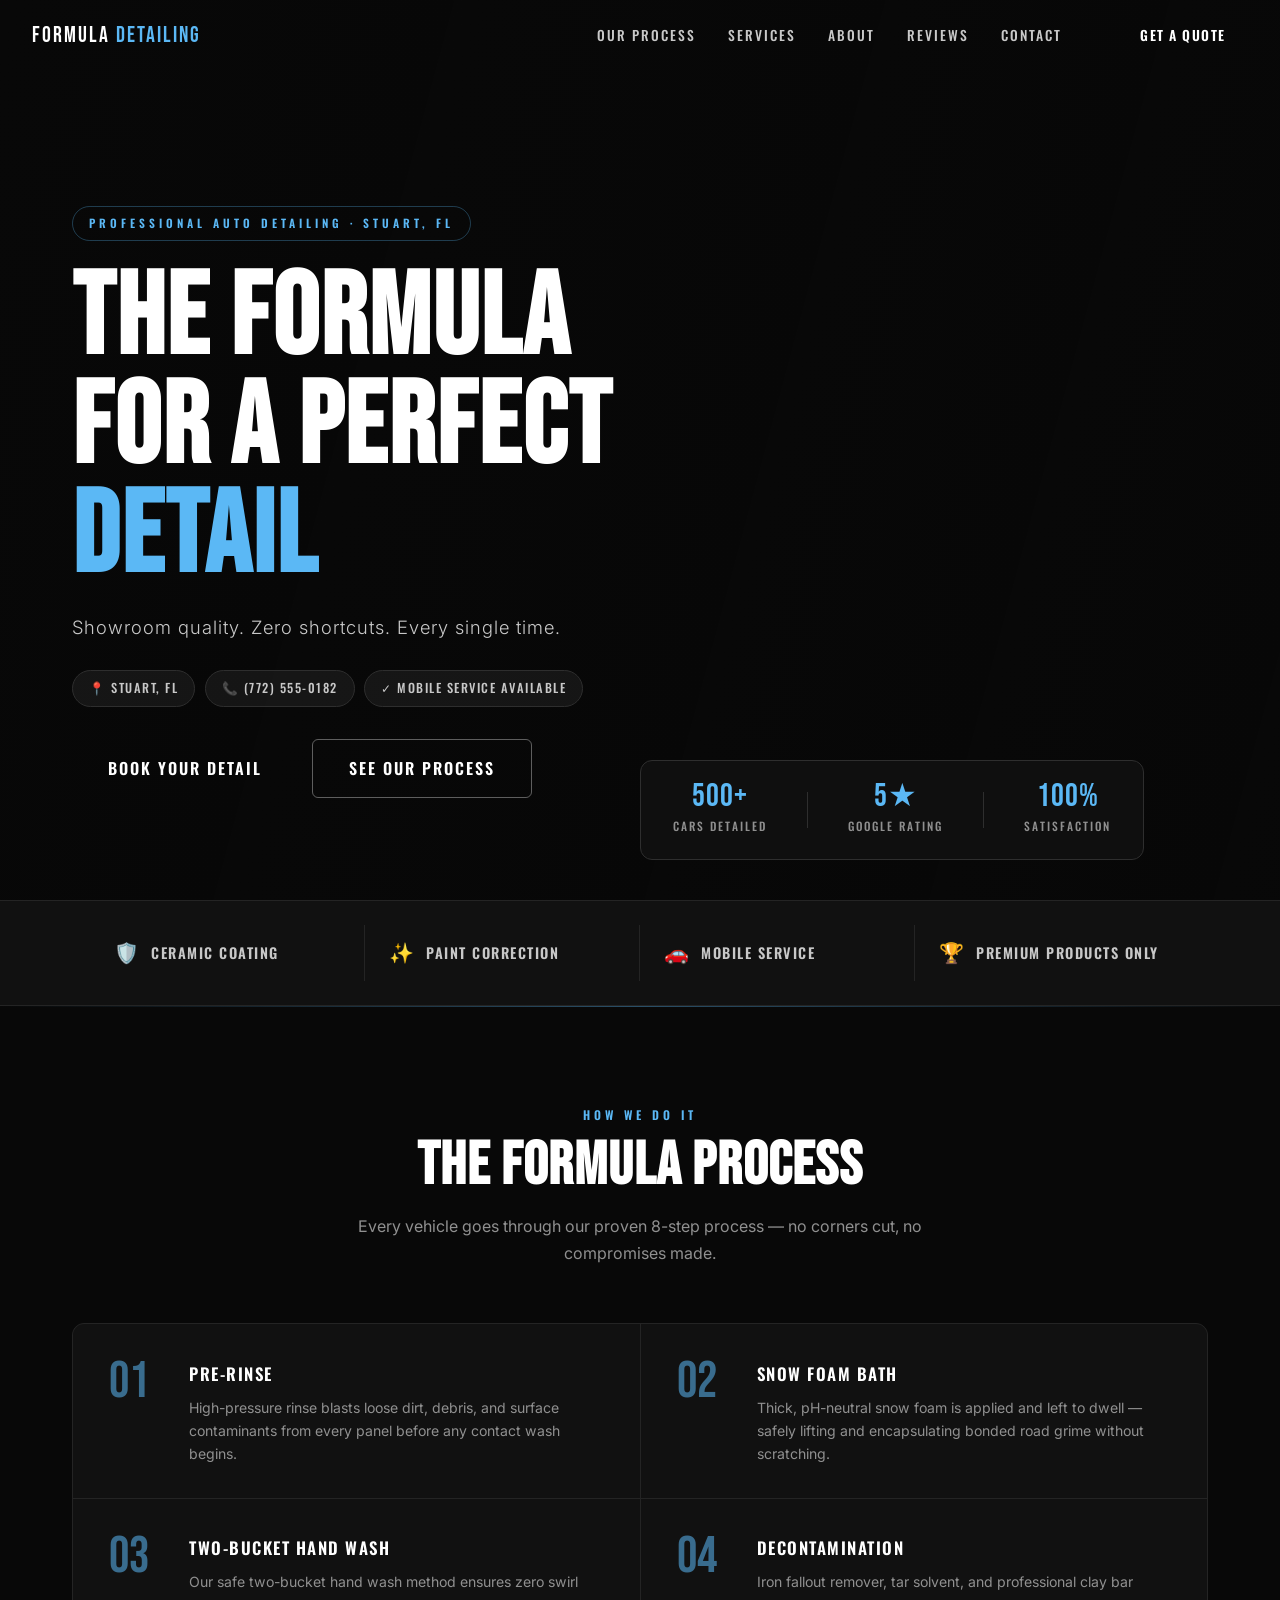
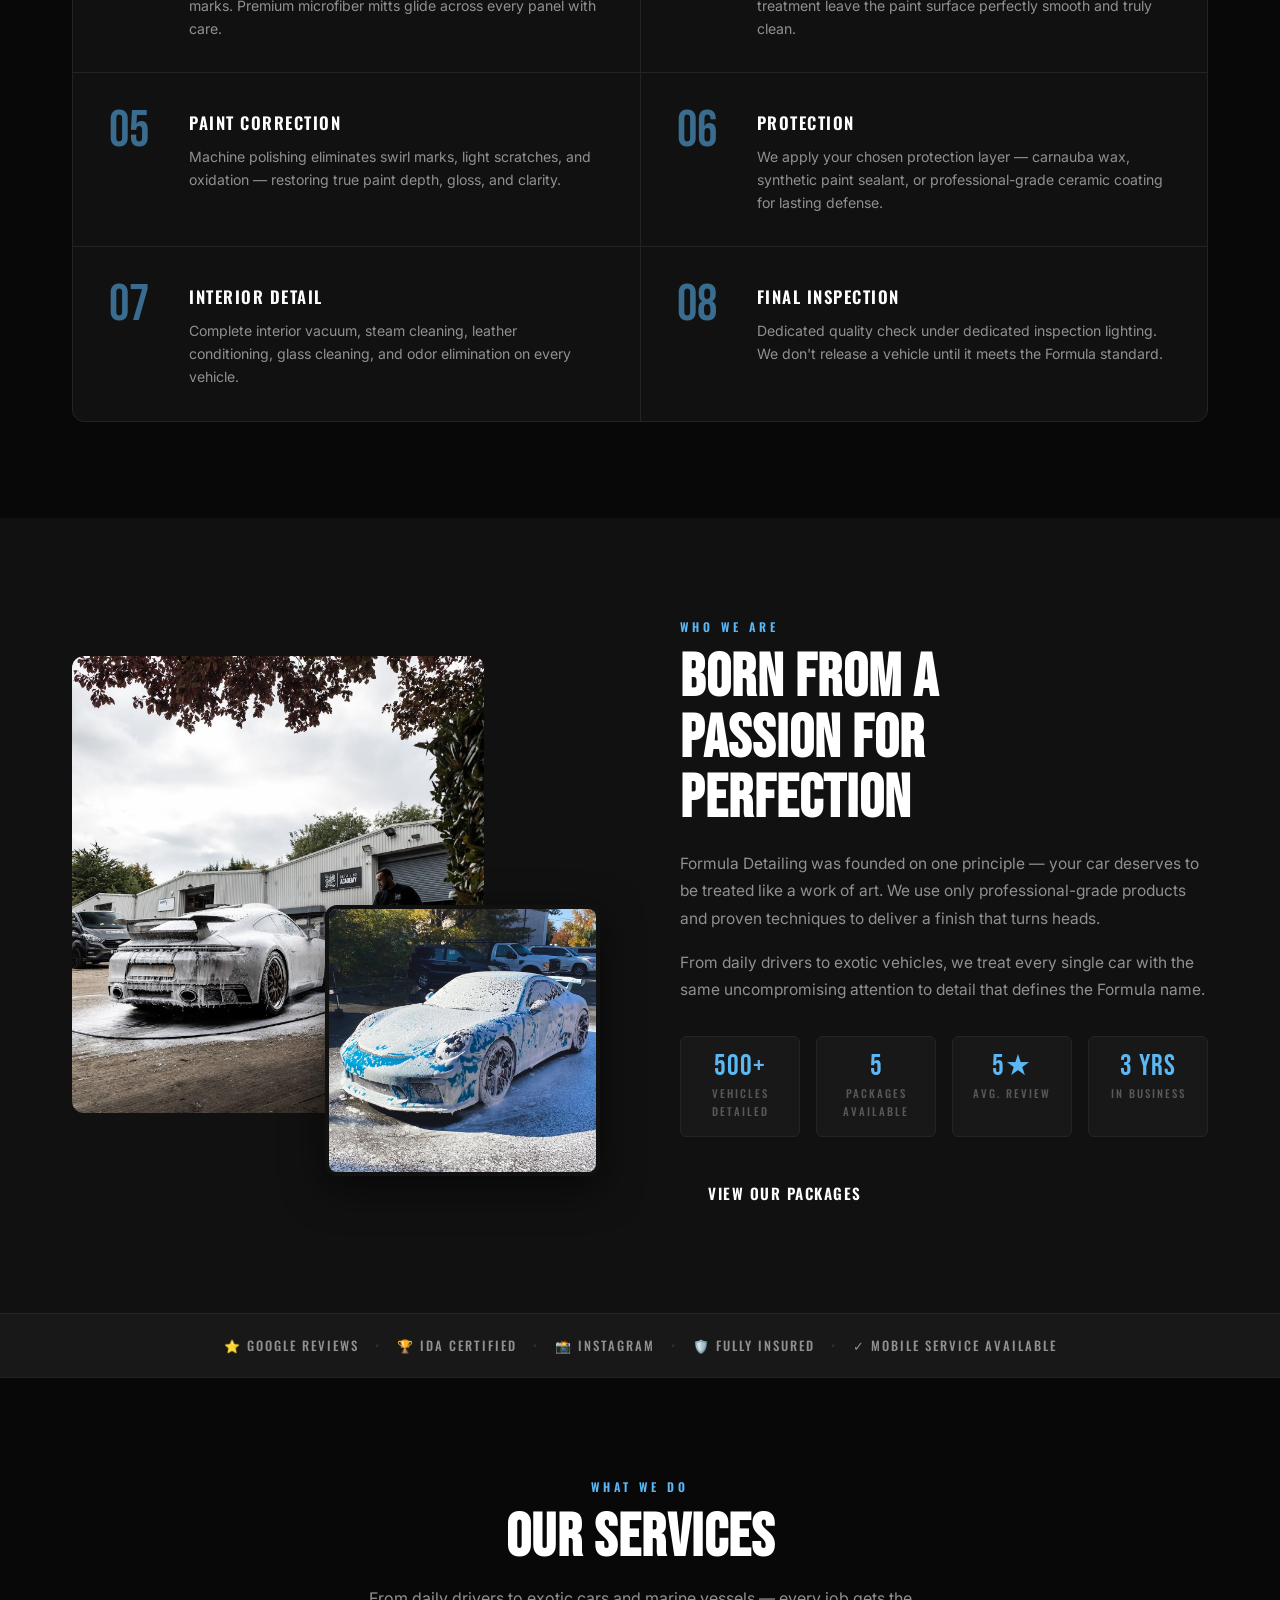
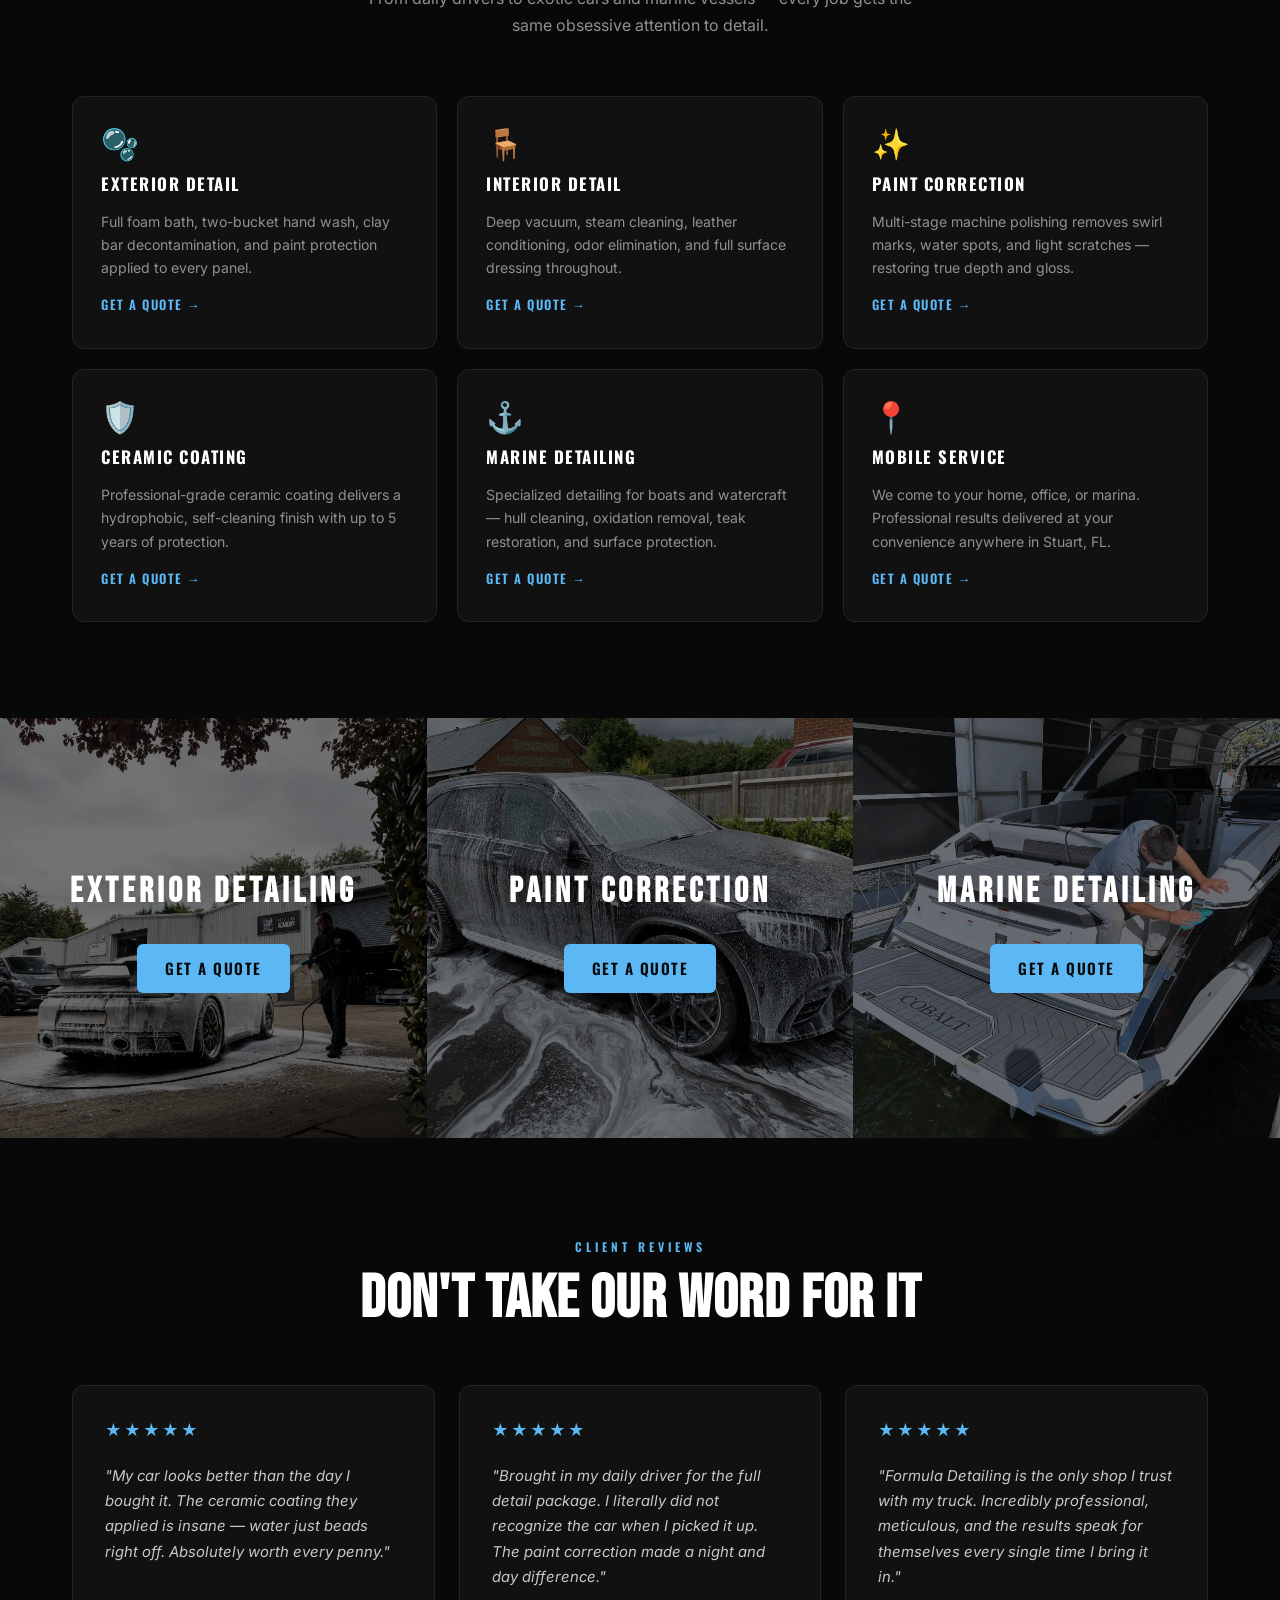
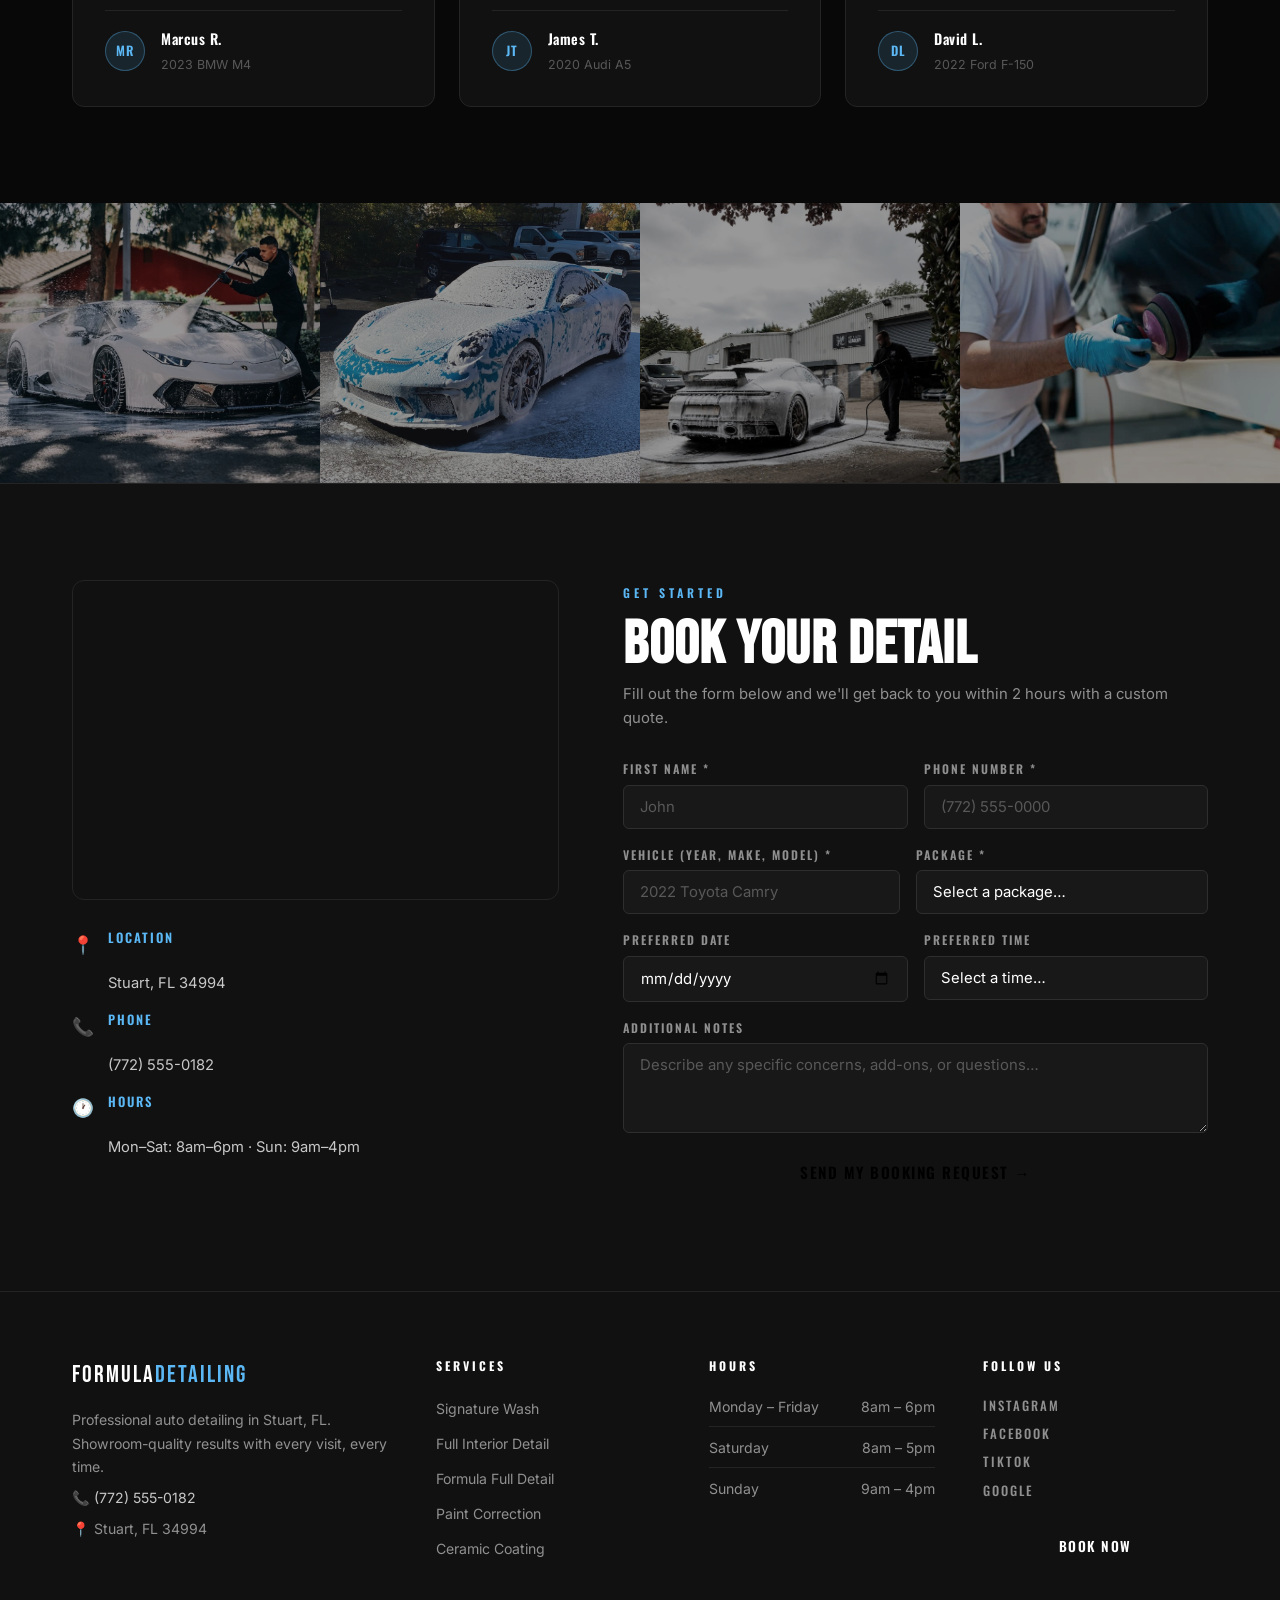
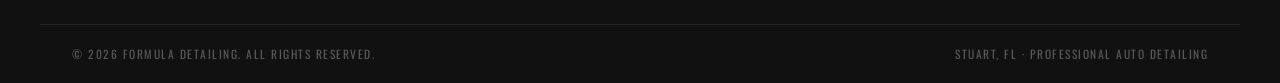
<file: index.html>
<!DOCTYPE html>
<html lang="en">
<head>
  <meta charset="UTF-8" />
  <meta name="viewport" content="width=device-width, initial-scale=1.0" />
  <title>Formula Detailing — Precision Auto Detail | Stuart, FL</title>
  <meta name="description" content="Formula Detailing delivers showroom-quality results with our proven 8-step detailing process. Ceramic coatings, paint correction & full detail packages in Stuart, FL." />
  <link rel="preconnect" href="https://fonts.googleapis.com" />
  <link rel="preconnect" href="https://fonts.gstatic.com" crossorigin />
  <link href="https://fonts.googleapis.com/css2?family=Bebas+Neue&family=Oswald:wght@300;400;500;600;700&family=Inter:wght@300;400;500;600&display=swap" rel="stylesheet" />
  <link rel="stylesheet" href="style.css" />
</head>
<body>

  <!-- NAVBAR -->
  <nav id="navbar">
    <div class="nav-container">
      <a href="#" class="nav-logo">
        <span class="logo-f">FORMULA</span><span class="logo-d">DETAILING</span>
      </a>
      <ul class="nav-links">
        <li><a href="#process">Our Process</a></li>
        <li><a href="#services">Services</a></li>
        <li><a href="#about">About</a></li>
        <li><a href="#testimonials">Reviews</a></li>
        <li><a href="#location">Contact</a></li>
      </ul>
      <a href="#location" class="btn btn-gold nav-cta">Get a Quote</a>
      <button class="hamburger" id="hamburger" aria-label="Open menu">
        <span></span><span></span><span></span>
      </button>
    </div>
  </nav>

  <!-- MOBILE NAV -->
  <div class="mobile-nav" id="mobileNav">
    <ul>
      <li><a href="#process" class="mobile-link">Our Process</a></li>
      <li><a href="#services" class="mobile-link">Packages</a></li>
      <li><a href="#about" class="mobile-link">About</a></li>
      <li><a href="#testimonials" class="mobile-link">Reviews</a></li>
      <li><a href="#location" class="mobile-link">Contact</a></li>
    </ul>
    <a href="#location" class="btn btn-gold mobile-cta">Get a Free Quote</a>
  </div>

  <!-- HERO -->
  <section id="hero">
    <div class="hero-bg"></div>
    <div class="hero-overlay"></div>
    <div class="hero-content">
      <div class="hero-badge" data-hero="1">PROFESSIONAL AUTO DETAILING · STUART, FL</div>
      <h1 class="hero-title" data-hero="2">THE FORMULA<br>FOR A PERFECT<br><span class="hero-accent">DETAIL</span></h1>
      <p class="hero-sub" data-hero="3">Showroom quality. Zero shortcuts. Every single time.</p>
      <div class="hero-pills" data-hero="4">
        <span class="pill">📍 Stuart, FL</span>
        <span class="pill">📞 (772) 555-0182</span>
        <span class="pill">✓ Mobile Service Available</span>
      </div>
      <div class="hero-actions" data-hero="5">
        <a href="#location" class="btn btn-gold btn-lg">Book Your Detail</a>
        <a href="#process" class="btn btn-outline-w btn-lg">See Our Process</a>
      </div>
    </div>
    <div class="hero-card" data-hero="6">
      <div class="hc-row">
        <div class="hc-stat">
          <span class="hc-num">500+</span>
          <span class="hc-label">Cars Detailed</span>
        </div>
        <div class="hc-divider"></div>
        <div class="hc-stat">
          <span class="hc-num">5★</span>
          <span class="hc-label">Google Rating</span>
        </div>
        <div class="hc-divider"></div>
        <div class="hc-stat">
          <span class="hc-num">100%</span>
          <span class="hc-label">Satisfaction</span>
        </div>
      </div>
    </div>
  </section>

  <!-- FEATURES STRIP -->
  <section class="features">
    <div class="features-grid">
      <div class="feature-item">
        <span class="feat-icon">🛡️</span>
        <span class="feat-text">Ceramic Coating</span>
      </div>
      <div class="feature-item">
        <span class="feat-icon">✨</span>
        <span class="feat-text">Paint Correction</span>
      </div>
      <div class="feature-item">
        <span class="feat-icon">🚗</span>
        <span class="feat-text">Mobile Service</span>
      </div>
      <div class="feature-item">
        <span class="feat-icon">🏆</span>
        <span class="feat-text">Premium Products Only</span>
      </div>
    </div>
  </section>

  <!-- PROCESS -->
  <section id="process" class="process-section">
    <div class="container">
      <div class="section-header" data-reveal>
        <span class="section-label">HOW WE DO IT</span>
        <h2 class="section-title">THE FORMULA PROCESS</h2>
        <p class="section-sub">Every vehicle goes through our proven 8-step process — no corners cut, no compromises made.</p>
      </div>
      <div class="process-grid">

        <div class="process-step" data-reveal>
          <div class="step-num">01</div>
          <div class="step-body">
            <h3 class="step-title">Pre-Rinse</h3>
            <p class="step-desc">High-pressure rinse blasts loose dirt, debris, and surface contaminants from every panel before any contact wash begins.</p>
          </div>
        </div>

        <div class="process-step" data-reveal>
          <div class="step-num">02</div>
          <div class="step-body">
            <h3 class="step-title">Snow Foam Bath</h3>
            <p class="step-desc">Thick, pH-neutral snow foam is applied and left to dwell — safely lifting and encapsulating bonded road grime without scratching.</p>
          </div>
        </div>

        <div class="process-step" data-reveal>
          <div class="step-num">03</div>
          <div class="step-body">
            <h3 class="step-title">Two-Bucket Hand Wash</h3>
            <p class="step-desc">Our safe two-bucket hand wash method ensures zero swirl marks. Premium microfiber mitts glide across every panel with care.</p>
          </div>
        </div>

        <div class="process-step" data-reveal>
          <div class="step-num">04</div>
          <div class="step-body">
            <h3 class="step-title">Decontamination</h3>
            <p class="step-desc">Iron fallout remover, tar solvent, and professional clay bar treatment leave the paint surface perfectly smooth and truly clean.</p>
          </div>
        </div>

        <div class="process-step" data-reveal>
          <div class="step-num">05</div>
          <div class="step-body">
            <h3 class="step-title">Paint Correction</h3>
            <p class="step-desc">Machine polishing eliminates swirl marks, light scratches, and oxidation — restoring true paint depth, gloss, and clarity.</p>
          </div>
        </div>

        <div class="process-step" data-reveal>
          <div class="step-num">06</div>
          <div class="step-body">
            <h3 class="step-title">Protection</h3>
            <p class="step-desc">We apply your chosen protection layer — carnauba wax, synthetic paint sealant, or professional-grade ceramic coating for lasting defense.</p>
          </div>
        </div>

        <div class="process-step" data-reveal>
          <div class="step-num">07</div>
          <div class="step-body">
            <h3 class="step-title">Interior Detail</h3>
            <p class="step-desc">Complete interior vacuum, steam cleaning, leather conditioning, glass cleaning, and odor elimination on every vehicle.</p>
          </div>
        </div>

        <div class="process-step" data-reveal>
          <div class="step-num">08</div>
          <div class="step-body">
            <h3 class="step-title">Final Inspection</h3>
            <p class="step-desc">Dedicated quality check under dedicated inspection lighting. We don't release a vehicle until it meets the Formula standard.</p>
          </div>
        </div>

      </div>
    </div>
  </section>

  <!-- ABOUT -->
  <section id="about" class="about-section">
    <div class="container">
      <div class="about-grid">
        <div class="about-images" data-reveal>
          <img class="about-img about-img-main" src="img-mercedes.png" alt="Mercedes being detailed" />
          <img class="about-img about-img-accent" src="img-porsche-foam.png" alt="Porsche foam bath" />
        </div>
        <div class="about-copy" data-reveal>
          <span class="section-label">WHO WE ARE</span>
          <h2 class="section-title">BORN FROM A<br>PASSION FOR<br>PERFECTION</h2>
          <p>Formula Detailing was founded on one principle — your car deserves to be treated like a work of art. We use only professional-grade products and proven techniques to deliver a finish that turns heads.</p>
          <p>From daily drivers to exotic vehicles, we treat every single car with the same uncompromising attention to detail that defines the Formula name.</p>
          <div class="about-stats">
            <div class="ab-stat"><span class="ab-num">500+</span><span class="ab-label">Vehicles Detailed</span></div>
            <div class="ab-stat"><span class="ab-num">5</span><span class="ab-label">Packages Available</span></div>
            <div class="ab-stat"><span class="ab-num">5★</span><span class="ab-label">Avg. Review</span></div>
            <div class="ab-stat"><span class="ab-num">3 Yrs</span><span class="ab-label">In Business</span></div>
          </div>
          <a href="#services" class="btn btn-gold">View Our Packages</a>
        </div>
      </div>
    </div>
  </section>

  <!-- TRUST STRIP -->
  <div class="trust-strip">
    <div class="trust-inner">
      <span>⭐ Google Reviews</span>
      <span class="trust-sep">·</span>
      <span>🏆 IDA Certified</span>
      <span class="trust-sep">·</span>
      <span>📸 Instagram</span>
      <span class="trust-sep">·</span>
      <span>🛡️ Fully Insured</span>
      <span class="trust-sep">·</span>
      <span>✓ Mobile Service Available</span>
    </div>
  </div>

  <!-- SERVICES -->
  <section id="services" class="services-section">
    <div class="container">
      <div class="section-header" data-reveal>
        <span class="section-label">WHAT WE DO</span>
        <h2 class="section-title">OUR SERVICES</h2>
        <p class="section-sub">From daily drivers to exotic cars and marine vessels — every job gets the same obsessive attention to detail.</p>
      </div>
      <div class="services-grid">

        <div class="service-card" data-reveal>
          <div class="svc-icon">🫧</div>
          <h3 class="svc-name">Exterior Detail</h3>
          <p>Full foam bath, two-bucket hand wash, clay bar decontamination, and paint protection applied to every panel.</p>
          <a href="#location" class="svc-link">Get a Quote →</a>
        </div>

        <div class="service-card" data-reveal>
          <div class="svc-icon">🪑</div>
          <h3 class="svc-name">Interior Detail</h3>
          <p>Deep vacuum, steam cleaning, leather conditioning, odor elimination, and full surface dressing throughout.</p>
          <a href="#location" class="svc-link">Get a Quote →</a>
        </div>

        <div class="service-card" data-reveal>
          <div class="svc-icon">✨</div>
          <h3 class="svc-name">Paint Correction</h3>
          <p>Multi-stage machine polishing removes swirl marks, water spots, and light scratches — restoring true depth and gloss.</p>
          <a href="#location" class="svc-link">Get a Quote →</a>
        </div>

        <div class="service-card" data-reveal>
          <div class="svc-icon">🛡️</div>
          <h3 class="svc-name">Ceramic Coating</h3>
          <p>Professional-grade ceramic coating delivers a hydrophobic, self-cleaning finish with up to 5 years of protection.</p>
          <a href="#location" class="svc-link">Get a Quote →</a>
        </div>

        <div class="service-card" data-reveal>
          <div class="svc-icon">⚓</div>
          <h3 class="svc-name">Marine Detailing</h3>
          <p>Specialized detailing for boats and watercraft — hull cleaning, oxidation removal, teak restoration, and surface protection.</p>
          <a href="#location" class="svc-link">Get a Quote →</a>
        </div>

        <div class="service-card" data-reveal>
          <div class="svc-icon">📍</div>
          <h3 class="svc-name">Mobile Service</h3>
          <p>We come to your home, office, or marina. Professional results delivered at your convenience anywhere in Stuart, FL.</p>
          <a href="#location" class="svc-link">Get a Quote →</a>
        </div>

      </div>
    </div>
  </section>

  <!-- CAT BLOCKS -->
  <div class="cat-blocks">
    <div class="cat-block">
      <img src="about-porsche.png" alt="Exterior Detailing" />
      <div class="cat-overlay">
        <h3>EXTERIOR DETAILING</h3>
        <a href="#location" class="btn btn-blue">Get a Quote</a>
      </div>
    </div>
    <div class="cat-block">
      <img src="img-polisher.png" alt="Paint Correction" />
      <div class="cat-overlay">
        <h3>PAINT CORRECTION</h3>
        <a href="#location" class="btn btn-blue">Get a Quote</a>
      </div>
    </div>
    <div class="cat-block">
      <img src="img-boat.png" alt="Marine Detailing" />
      <div class="cat-overlay">
        <h3>MARINE DETAILING</h3>
        <a href="#location" class="btn btn-blue">Get a Quote</a>
      </div>
    </div>
  </div>

  <!-- TESTIMONIALS -->
  <section id="testimonials" class="testimonials-section">
    <div class="container">
      <div class="section-header" data-reveal>
        <span class="section-label">CLIENT REVIEWS</span>
        <h2 class="section-title">DON'T TAKE OUR WORD FOR IT</h2>
      </div>
      <div class="reviews-grid">

        <div class="review-card" data-reveal>
          <div class="stars">★★★★★</div>
          <p>"My car looks better than the day I bought it. The ceramic coating they applied is insane — water just beads right off. Absolutely worth every penny."</p>
          <div class="reviewer">
            <div class="reviewer-avatar">MR</div>
            <div><strong>Marcus R.</strong><br><small>2023 BMW M4</small></div>
          </div>
        </div>

        <div class="review-card" data-reveal>
          <div class="stars">★★★★★</div>
          <p>"Brought in my daily driver for the full detail package. I literally did not recognize the car when I picked it up. The paint correction made a night and day difference."</p>
          <div class="reviewer">
            <div class="reviewer-avatar">JT</div>
            <div><strong>James T.</strong><br><small>2020 Audi A5</small></div>
          </div>
        </div>

        <div class="review-card" data-reveal>
          <div class="stars">★★★★★</div>
          <p>"Formula Detailing is the only shop I trust with my truck. Incredibly professional, meticulous, and the results speak for themselves every single time I bring it in."</p>
          <div class="reviewer">
            <div class="reviewer-avatar">DL</div>
            <div><strong>David L.</strong><br><small>2022 Ford F-150</small></div>
          </div>
        </div>

      </div>
    </div>
  </section>

  <!-- PHOTO STRIP -->
  <div class="photo-strip">
    <div class="ps-item"><img src="about-lambo.png" alt="Lamborghini detail" /></div>
    <div class="ps-item"><img src="img-porsche-foam.png" alt="Porsche foam bath" /></div>
    <div class="ps-item"><img src="img-mercedes.png" alt="Mercedes detail" /></div>
    <div class="ps-item"><img src="img-boat2.png" alt="Marine detailing" /></div>
  </div>

  <!-- BOOKING / LOCATION -->
  <section id="location" class="location-section">
    <div class="container">
      <div class="location-grid">

        <div class="map-col" data-reveal>
          <div class="map-wrap">
            <iframe
              src="https://www.google.com/maps/embed?pb=!1m18!1m12!1m3!1d57083.03978049!2d-80.2617!3d27.1975!2m3!1f0!2f0!3f0!3m2!1i1024!2i768!4f13.1!3m3!1m2!1s0x88deefdf7ac06ad1%3A0xa8c7ed4b4e9b0ac9!2sStuart%2C%20FL!5e0!3m2!1sen!2sus!4v1234567890"
              allowfullscreen="" loading="lazy" referrerpolicy="no-referrer-when-downgrade"
              title="Formula Detailing Location">
            </iframe>
          </div>
          <div class="contact-info">
            <div class="ci-item">
              <span class="ci-icon">📍</span>
              <div><strong>Location</strong><br>Stuart, FL 34994</div>
            </div>
            <div class="ci-item">
              <span class="ci-icon">📞</span>
              <div><strong>Phone</strong><br>(772) 555-0182</div>
            </div>
            <div class="ci-item">
              <span class="ci-icon">🕐</span>
              <div><strong>Hours</strong><br>Mon–Sat: 8am–6pm · Sun: 9am–4pm</div>
            </div>
          </div>
        </div>

        <div class="form-col" data-reveal>
          <span class="section-label">GET STARTED</span>
          <h2 class="section-title">BOOK YOUR DETAIL</h2>
          <p class="form-intro">Fill out the form below and we'll get back to you within 2 hours with a custom quote.</p>
          <form id="bookingForm" class="booking-form" novalidate>
            <div class="form-row">
              <div class="form-group">
                <label for="fname">First Name *</label>
                <input type="text" id="fname" name="fname" placeholder="John" required />
              </div>
              <div class="form-group">
                <label for="phone">Phone Number *</label>
                <input type="tel" id="phone" name="phone" placeholder="(772) 555-0000" required />
              </div>
            </div>
            <div class="form-row">
              <div class="form-group">
                <label for="vehicle">Vehicle (Year, Make, Model) *</label>
                <input type="text" id="vehicle" name="vehicle" placeholder="2022 Toyota Camry" required />
              </div>
              <div class="form-group">
                <label for="package">Package *</label>
                <select id="package" name="package" required>
                  <option value="" disabled selected>Select a package…</option>
                  <option>Signature Wash — from $75</option>
                  <option>Full Interior Detail — from $150</option>
                  <option>Formula Full Detail — from $250</option>
                  <option>Paint Correction — Custom Quote</option>
                  <option>Ceramic Coating — from $800</option>
                  <option>Not sure — Need a recommendation</option>
                </select>
              </div>
            </div>
            <div class="form-row">
              <div class="form-group">
                <label for="date">Preferred Date</label>
                <input type="date" id="date" name="date" />
              </div>
              <div class="form-group">
                <label for="time">Preferred Time</label>
                <select id="time" name="time">
                  <option value="" disabled selected>Select a time…</option>
                  <option>8:00 AM</option>
                  <option>9:00 AM</option>
                  <option>10:00 AM</option>
                  <option>11:00 AM</option>
                  <option>12:00 PM</option>
                  <option>1:00 PM</option>
                  <option>2:00 PM</option>
                  <option>3:00 PM</option>
                  <option>4:00 PM</option>
                </select>
              </div>
            </div>
            <div class="form-group">
              <label for="notes">Additional Notes</label>
              <textarea id="notes" name="notes" rows="3" placeholder="Describe any specific concerns, add-ons, or questions…"></textarea>
            </div>
            <button type="submit" class="btn btn-gold btn-block" id="submitBtn">Send My Booking Request →</button>
            <div class="form-success" id="formSuccess">
              <span>✓</span> We got your request! Expect a call or text within 2 hours.
            </div>
          </form>
        </div>

      </div>
    </div>
  </section>

  <!-- FOOTER -->
  <footer id="footer">
    <div class="footer-inner">
      <div class="footer-col">
        <div class="footer-logo"><span class="logo-f">FORMULA</span><span class="logo-d">DETAILING</span></div>
        <p>Professional auto detailing in Stuart, FL. Showroom-quality results with every visit, every time.</p>
        <p class="footer-phone">📞 (772) 555-0182</p>
        <p>📍 Stuart, FL 34994</p>
      </div>
      <div class="footer-col">
        <h4>Services</h4>
        <ul>
          <li><a href="#services">Signature Wash</a></li>
          <li><a href="#services">Full Interior Detail</a></li>
          <li><a href="#services">Formula Full Detail</a></li>
          <li><a href="#services">Paint Correction</a></li>
          <li><a href="#services">Ceramic Coating</a></li>
        </ul>
      </div>
      <div class="footer-col">
        <h4>Hours</h4>
        <ul class="hours-list">
          <li><span>Monday – Friday</span><span>8am – 6pm</span></li>
          <li><span>Saturday</span><span>8am – 5pm</span></li>
          <li><span>Sunday</span><span>9am – 4pm</span></li>
        </ul>
      </div>
      <div class="footer-col">
        <h4>Follow Us</h4>
        <div class="social-links">
          <a href="#">Instagram</a>
          <a href="#">Facebook</a>
          <a href="#">TikTok</a>
          <a href="#">Google</a>
        </div>
        <a href="#location" class="btn btn-gold footer-cta">Book Now</a>
      </div>
    </div>
    <div class="footer-bar">
      <span>© 2026 Formula Detailing. All rights reserved.</span>
      <span>Stuart, FL · Professional Auto Detailing</span>
    </div>
  </footer>

  <script src="main.js"></script>
</body>
</html>
</file>
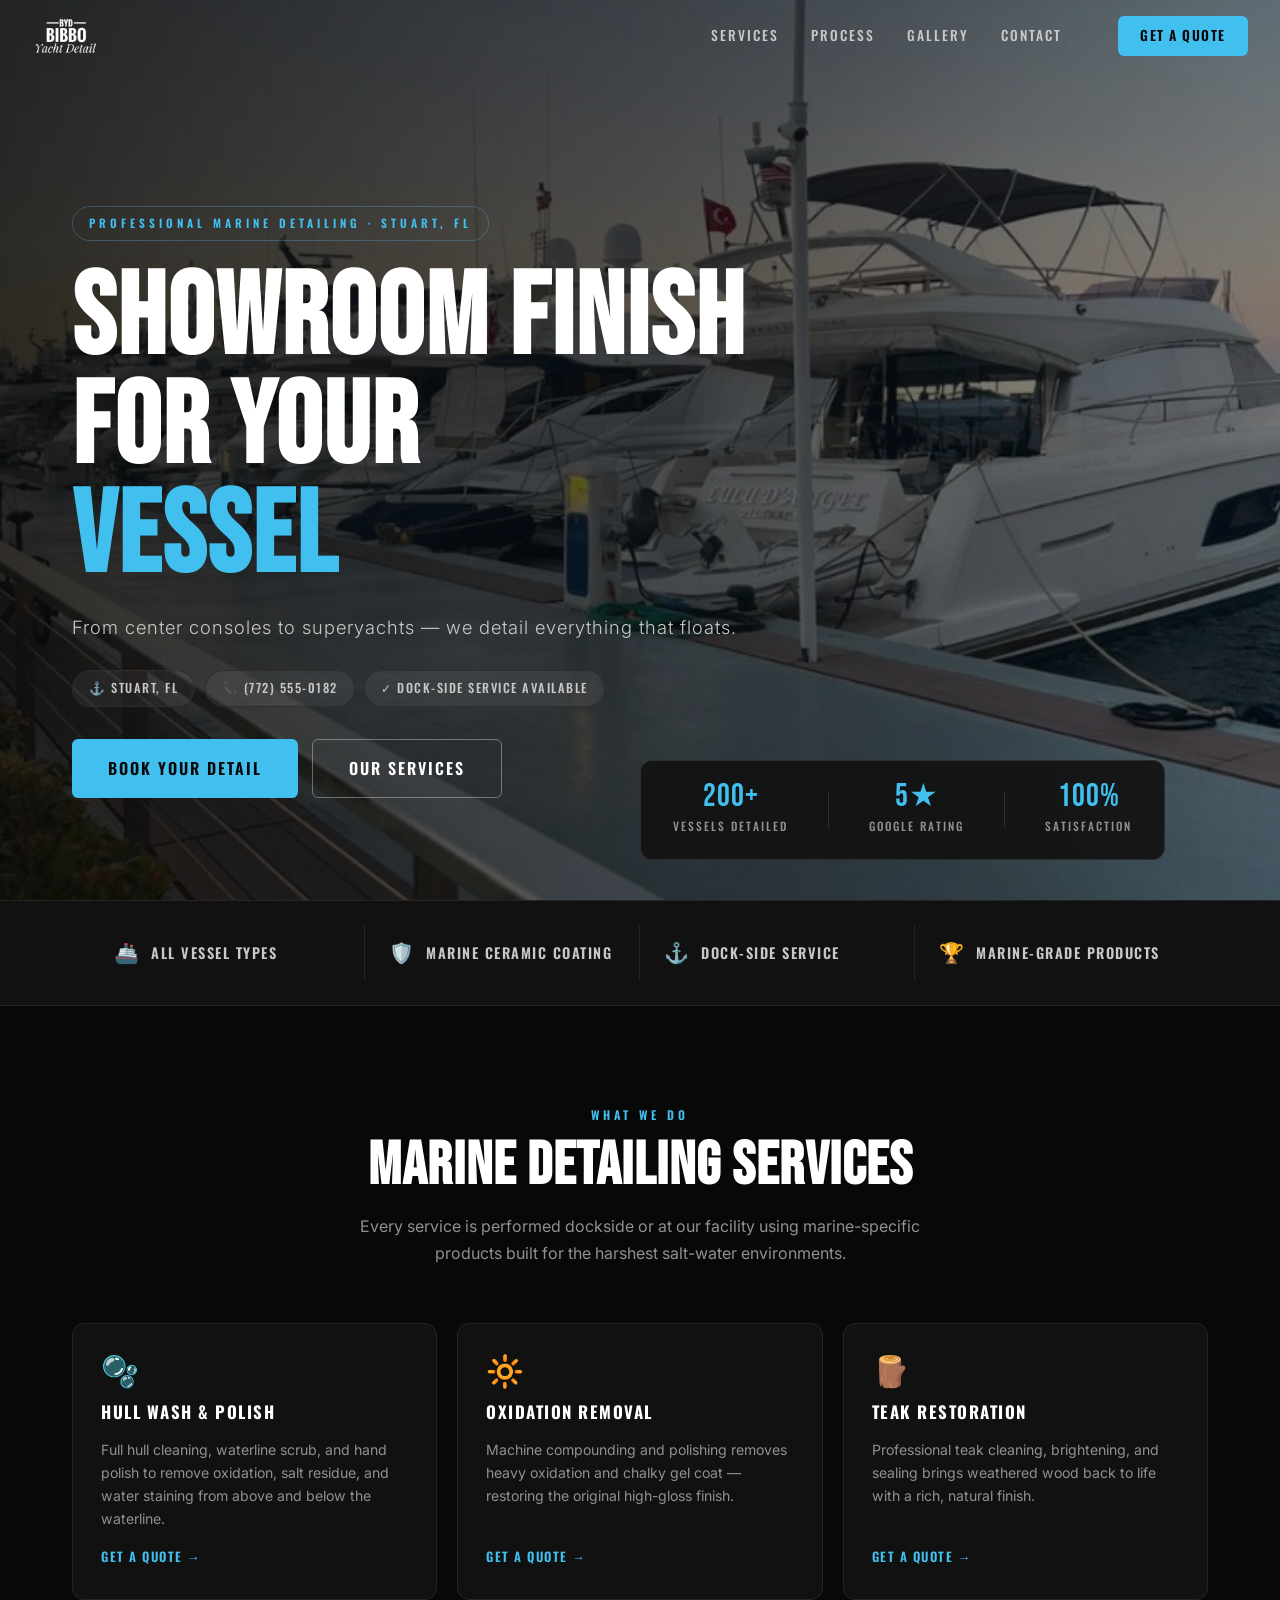
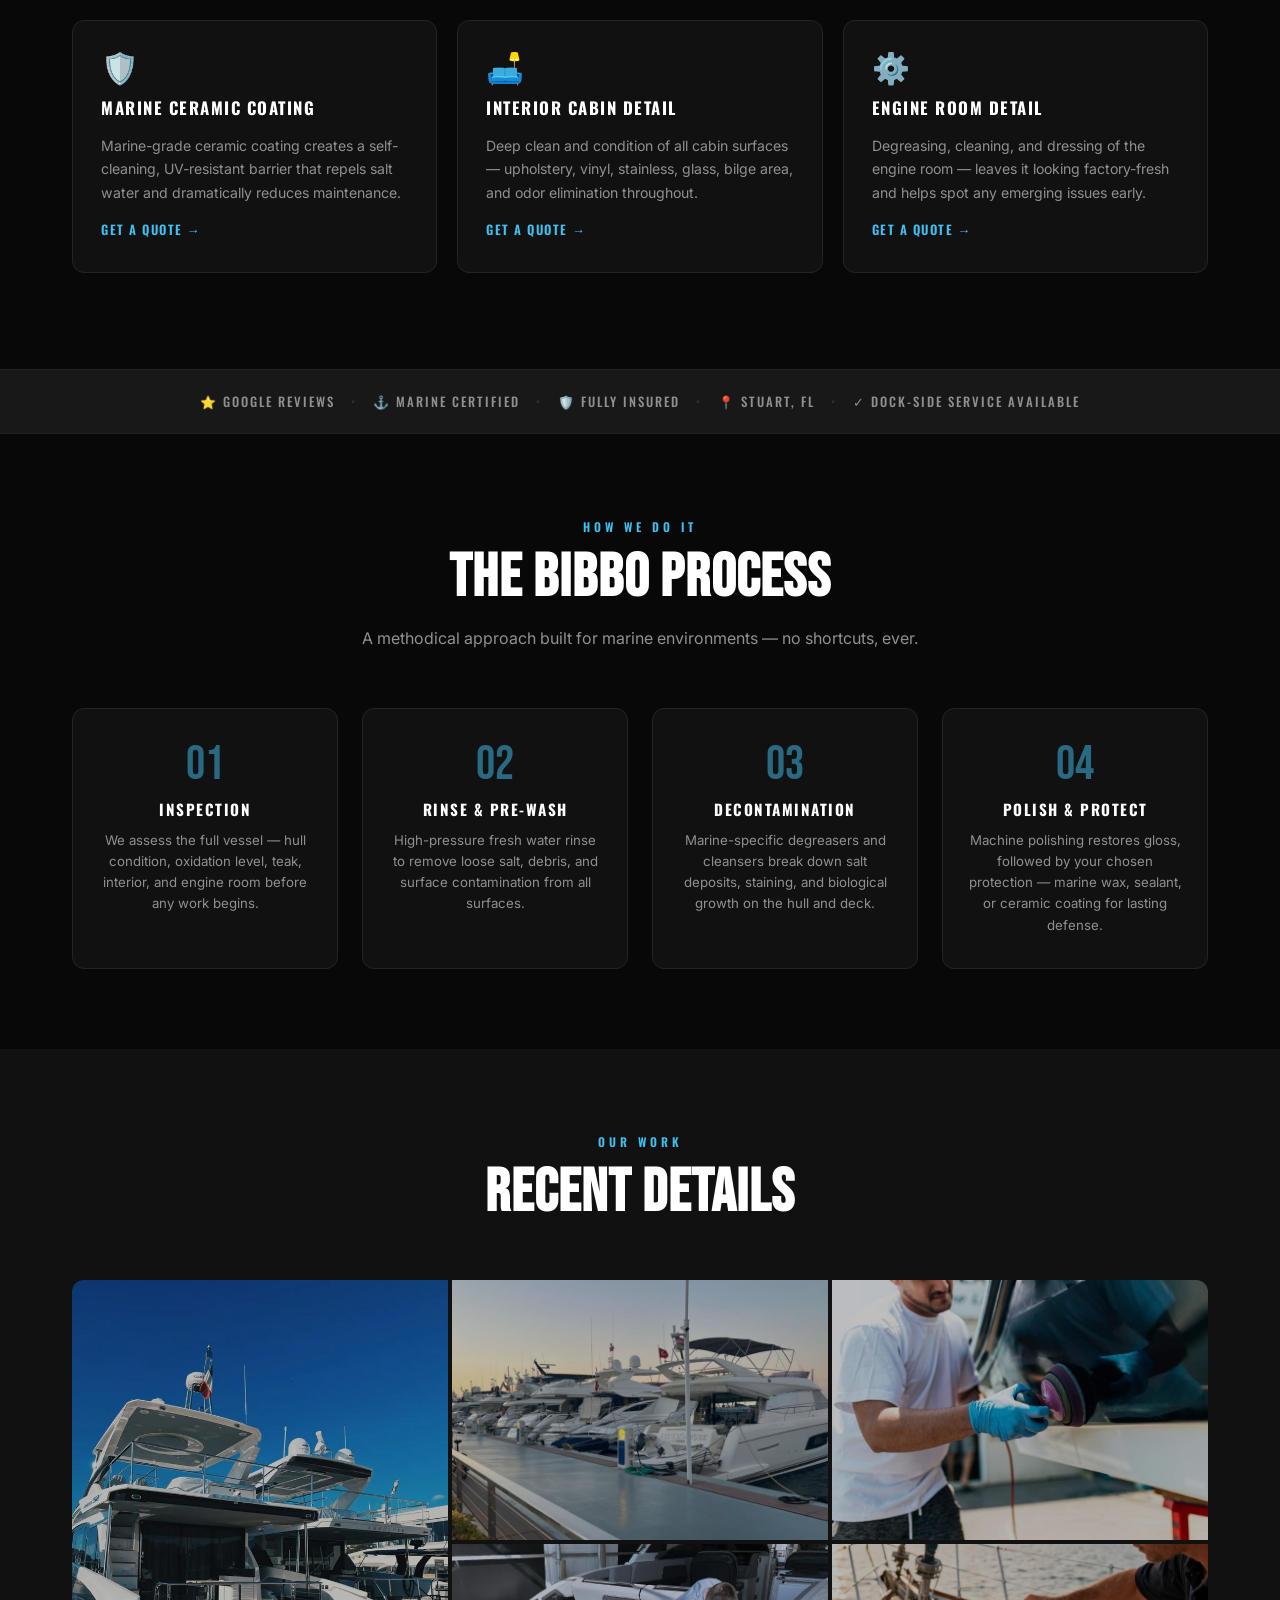
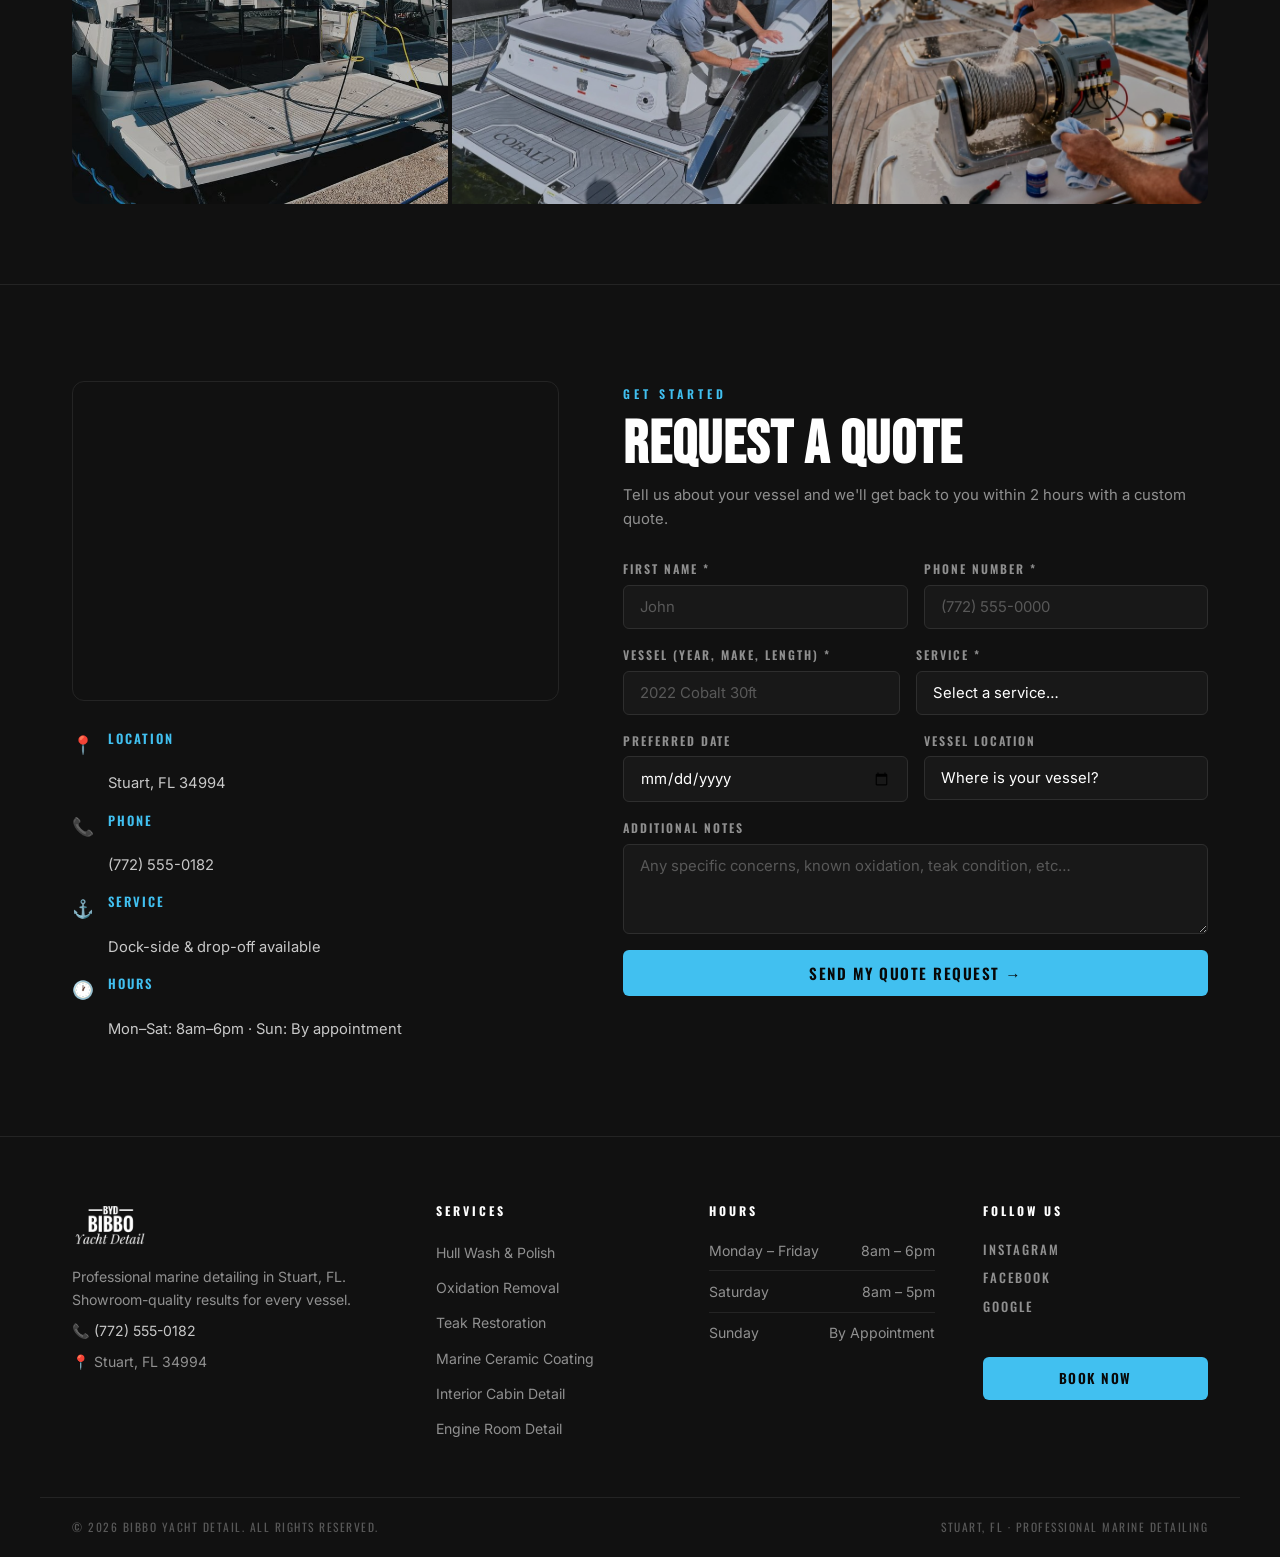
<file: yacht.html>
<!DOCTYPE html>
<html lang="en">
<head>
  <meta charset="UTF-8" />
  <meta name="viewport" content="width=device-width, initial-scale=1.0" />
  <title>Bibbo Yacht Detail — Professional Marine Detailing | Stuart, FL</title>
  <meta name="description" content="Bibbo Yacht Detail delivers showroom-quality marine detailing for boats, yachts, and watercraft in Stuart, FL. Hull cleaning, ceramic coatings, teak restoration & more." />
  <link rel="preconnect" href="https://fonts.googleapis.com" />
  <link rel="preconnect" href="https://fonts.gstatic.com" crossorigin />
  <link href="https://fonts.googleapis.com/css2?family=Bebas+Neue&family=Oswald:wght@300;400;500;600;700&family=Inter:wght@300;400;500;600&display=swap" rel="stylesheet" />
  <link rel="stylesheet" href="style.css" />
  <style>
    /* ---- Bibbo Yacht overrides ---- */
    :root {
      --blue: #41c0f0;
      --blue-hover: #6dd4f8;
      --blue-dim: rgba(65, 192, 240, 0.12);
      --blue-glow: rgba(65, 192, 240, 0.28);
    }
    .hero-bg {
      background-image: url('yacht-marina.png') !important;
      background-position: center 55% !important;
    }
    .nav-logo-img {
      height: 42px;
      width: auto;
      display: block;
      filter: brightness(1);
      transition: opacity 0.25s ease;
    }
    .nav-logo-img:hover { opacity: 0.8; }
    .back-bar {
      background: var(--surface-2);
      border-bottom: 1px solid var(--border);
      padding: 0.55rem 2rem;
      display: flex;
      align-items: center;
      gap: 0.6rem;
      font-family: 'Oswald', sans-serif;
      font-size: 0.72rem;
      font-weight: 500;
      letter-spacing: 2px;
      text-transform: uppercase;
      color: var(--gray-3);
      position: relative;
      z-index: 999;
    }
    .back-bar a {
      color: var(--blue);
      transition: color 0.2s;
    }
    .back-bar a:hover { color: var(--blue-hover); }
    .back-bar span { color: var(--border-2); }
    /* wave divider */
    .wave-divider {
      width: 100%;
      overflow: hidden;
      line-height: 0;
      background: var(--surface-1);
    }
    .wave-divider svg {
      display: block;
      width: 100%;
      height: 60px;
    }
    /* marine process strip */
    .marine-steps {
      padding: 5rem 0;
      background: var(--black);
    }
    .marine-steps-grid {
      display: grid;
      grid-template-columns: repeat(4, 1fr);
      gap: 1.5rem;
    }
    .marine-step-card {
      text-align: center;
      padding: 2rem 1.5rem;
      background: var(--surface-1);
      border: 1px solid var(--border);
      border-radius: var(--radius-lg);
      transition: border-color 0.25s, transform 0.25s;
    }
    .marine-step-card:hover {
      border-color: rgba(65,192,240,0.35);
      transform: translateY(-4px);
    }
    .ms-num {
      font-family: 'Bebas Neue', sans-serif;
      font-size: 3rem;
      color: var(--blue);
      opacity: 0.5;
      line-height: 1;
      margin-bottom: 0.5rem;
    }
    .ms-title {
      font-family: 'Oswald', sans-serif;
      font-size: 0.95rem;
      font-weight: 700;
      letter-spacing: 1.5px;
      text-transform: uppercase;
      color: var(--white);
      margin-bottom: 0.5rem;
    }
    .ms-desc {
      font-size: 0.83rem;
      color: var(--gray-2);
      line-height: 1.6;
    }
    /* gallery grid */
    .gallery-section {
      padding: 5rem 0;
      background: var(--surface-1);
    }
    .gallery-grid {
      display: grid;
      grid-template-columns: repeat(3, 1fr);
      grid-template-rows: 260px 260px;
      gap: 4px;
      border-radius: var(--radius-lg);
      overflow: hidden;
    }
    .gallery-grid .g-item:first-child {
      grid-row: span 2;
    }
    .g-item {
      overflow: hidden;
      position: relative;
    }
    .g-item img {
      width: 100%;
      height: 100%;
      object-fit: cover;
      transition: transform 0.6s ease, filter 0.4s ease;
      filter: brightness(0.75);
    }
    .g-item:hover img {
      transform: scale(1.05);
      filter: brightness(0.9);
    }
    @media (max-width: 768px) {
      .marine-steps-grid { grid-template-columns: repeat(2, 1fr); }
      .gallery-grid {
        grid-template-columns: 1fr 1fr;
        grid-template-rows: auto;
      }
      .gallery-grid .g-item:first-child { grid-row: span 1; }
      .g-item { height: 200px; }
    }
    @media (max-width: 480px) {
      .marine-steps-grid { grid-template-columns: 1fr 1fr; }
      .gallery-grid { grid-template-columns: 1fr; }
    }
  </style>
</head>
<body>

  <!-- NAVBAR -->
  <nav id="navbar">
    <div class="nav-container">
      <a href="yacht.html" class="nav-logo">
        <img src="bibbo-logo.png" alt="Bibbo Yacht Detail" class="nav-logo-img" />
      </a>
      <ul class="nav-links">
        <li><a href="#services">Services</a></li>
        <li><a href="#process">Process</a></li>
        <li><a href="#gallery">Gallery</a></li>
        <li><a href="#contact">Contact</a></li>
      </ul>
      <a href="#contact" class="btn btn-blue nav-cta">Get a Quote</a>
      <button class="hamburger" id="hamburger" aria-label="Open menu">
        <span></span><span></span><span></span>
      </button>
    </div>
  </nav>

  <!-- MOBILE NAV -->
  <div class="mobile-nav" id="mobileNav">
    <ul>
      <li><a href="#services" class="mobile-link">Services</a></li>
      <li><a href="#process" class="mobile-link">Process</a></li>
      <li><a href="#gallery" class="mobile-link">Gallery</a></li>
      <li><a href="#contact" class="mobile-link">Contact</a></li>
    </ul>
    <a href="#contact" class="btn btn-blue mobile-cta">Get a Free Quote</a>
  </div>

  <!-- HERO -->
  <section id="hero">
    <div class="hero-bg"></div>
    <div class="hero-overlay"></div>
    <div class="hero-content">
      <div class="hero-badge" data-hero="1">PROFESSIONAL MARINE DETAILING · STUART, FL</div>
      <h1 class="hero-title" data-hero="2">SHOWROOM FINISH<br>FOR YOUR<br><span class="hero-accent">VESSEL</span></h1>
      <p class="hero-sub" data-hero="3">From center consoles to superyachts — we detail everything that floats.</p>
      <div class="hero-pills" data-hero="4">
        <span class="pill">⚓ Stuart, FL</span>
        <span class="pill">📞 (772) 555-0182</span>
        <span class="pill">✓ Dock-Side Service Available</span>
      </div>
      <div class="hero-actions" data-hero="5">
        <a href="#contact" class="btn btn-blue btn-lg">Book Your Detail</a>
        <a href="#services" class="btn btn-outline-w btn-lg">Our Services</a>
      </div>
    </div>
    <div class="hero-card" data-hero="6">
      <div class="hc-row">
        <div class="hc-stat">
          <span class="hc-num">200+</span>
          <span class="hc-label">Vessels Detailed</span>
        </div>
        <div class="hc-divider"></div>
        <div class="hc-stat">
          <span class="hc-num">5★</span>
          <span class="hc-label">Google Rating</span>
        </div>
        <div class="hc-divider"></div>
        <div class="hc-stat">
          <span class="hc-num">100%</span>
          <span class="hc-label">Satisfaction</span>
        </div>
      </div>
    </div>
  </section>

  <!-- FEATURES STRIP -->
  <section class="features">
    <div class="features-grid">
      <div class="feature-item">
        <span class="feat-icon">🚢</span>
        <span class="feat-text">All Vessel Types</span>
      </div>
      <div class="feature-item">
        <span class="feat-icon">🛡️</span>
        <span class="feat-text">Marine Ceramic Coating</span>
      </div>
      <div class="feature-item">
        <span class="feat-icon">⚓</span>
        <span class="feat-text">Dock-Side Service</span>
      </div>
      <div class="feature-item">
        <span class="feat-icon">🏆</span>
        <span class="feat-text">Marine-Grade Products</span>
      </div>
    </div>
  </section>

  <!-- SERVICES -->
  <section id="services" class="services-section">
    <div class="container">
      <div class="section-header" data-reveal>
        <span class="section-label">WHAT WE DO</span>
        <h2 class="section-title">MARINE DETAILING SERVICES</h2>
        <p class="section-sub">Every service is performed dockside or at our facility using marine-specific products built for the harshest salt-water environments.</p>
      </div>
      <div class="services-grid">

        <div class="service-card" data-reveal>
          <div class="svc-icon">🫧</div>
          <h3 class="svc-name">Hull Wash & Polish</h3>
          <p>Full hull cleaning, waterline scrub, and hand polish to remove oxidation, salt residue, and water staining from above and below the waterline.</p>
          <a href="#contact" class="svc-link">Get a Quote →</a>
        </div>

        <div class="service-card" data-reveal>
          <div class="svc-icon">🔆</div>
          <h3 class="svc-name">Oxidation Removal</h3>
          <p>Machine compounding and polishing removes heavy oxidation and chalky gel coat — restoring the original high-gloss finish.</p>
          <a href="#contact" class="svc-link">Get a Quote →</a>
        </div>

        <div class="service-card" data-reveal>
          <div class="svc-icon">🪵</div>
          <h3 class="svc-name">Teak Restoration</h3>
          <p>Professional teak cleaning, brightening, and sealing brings weathered wood back to life with a rich, natural finish.</p>
          <a href="#contact" class="svc-link">Get a Quote →</a>
        </div>

        <div class="service-card" data-reveal>
          <div class="svc-icon">🛡️</div>
          <h3 class="svc-name">Marine Ceramic Coating</h3>
          <p>Marine-grade ceramic coating creates a self-cleaning, UV-resistant barrier that repels salt water and dramatically reduces maintenance.</p>
          <a href="#contact" class="svc-link">Get a Quote →</a>
        </div>

        <div class="service-card" data-reveal>
          <div class="svc-icon">🛋️</div>
          <h3 class="svc-name">Interior Cabin Detail</h3>
          <p>Deep clean and condition of all cabin surfaces — upholstery, vinyl, stainless, glass, bilge area, and odor elimination throughout.</p>
          <a href="#contact" class="svc-link">Get a Quote →</a>
        </div>

        <div class="service-card" data-reveal>
          <div class="svc-icon">⚙️</div>
          <h3 class="svc-name">Engine Room Detail</h3>
          <p>Degreasing, cleaning, and dressing of the engine room — leaves it looking factory-fresh and helps spot any emerging issues early.</p>
          <a href="#contact" class="svc-link">Get a Quote →</a>
        </div>

      </div>
    </div>
  </section>

  <!-- TRUST STRIP -->
  <div class="trust-strip">
    <div class="trust-inner">
      <span>⭐ Google Reviews</span>
      <span class="trust-sep">·</span>
      <span>⚓ Marine Certified</span>
      <span class="trust-sep">·</span>
      <span>🛡️ Fully Insured</span>
      <span class="trust-sep">·</span>
      <span>📍 Stuart, FL</span>
      <span class="trust-sep">·</span>
      <span>✓ Dock-Side Service Available</span>
    </div>
  </div>

  <!-- PROCESS STRIP -->
  <section id="process" class="marine-steps">
    <div class="container">
      <div class="section-header" data-reveal>
        <span class="section-label">HOW WE DO IT</span>
        <h2 class="section-title">THE BIBBO PROCESS</h2>
        <p class="section-sub">A methodical approach built for marine environments — no shortcuts, ever.</p>
      </div>
      <div class="marine-steps-grid">

        <div class="marine-step-card" data-reveal>
          <div class="ms-num">01</div>
          <div class="ms-title">Inspection</div>
          <p class="ms-desc">We assess the full vessel — hull condition, oxidation level, teak, interior, and engine room before any work begins.</p>
        </div>

        <div class="marine-step-card" data-reveal>
          <div class="ms-num">02</div>
          <div class="ms-title">Rinse & Pre-Wash</div>
          <p class="ms-desc">High-pressure fresh water rinse to remove loose salt, debris, and surface contamination from all surfaces.</p>
        </div>

        <div class="marine-step-card" data-reveal>
          <div class="ms-num">03</div>
          <div class="ms-title">Decontamination</div>
          <p class="ms-desc">Marine-specific degreasers and cleansers break down salt deposits, staining, and biological growth on the hull and deck.</p>
        </div>

        <div class="marine-step-card" data-reveal>
          <div class="ms-num">04</div>
          <div class="ms-title">Polish & Protect</div>
          <p class="ms-desc">Machine polishing restores gloss, followed by your chosen protection — marine wax, sealant, or ceramic coating for lasting defense.</p>
        </div>

      </div>
    </div>
  </section>

  <!-- GALLERY -->
  <section id="gallery" class="gallery-section">
    <div class="container">
      <div class="section-header" data-reveal>
        <span class="section-label">OUR WORK</span>
        <h2 class="section-title">RECENT DETAILS</h2>
      </div>
      <div class="gallery-grid" data-reveal>
        <div class="g-item">
          <img src="yacht-luxury.png" alt="Luxury yacht at marina" />
        </div>
        <div class="g-item">
          <img src="yacht-marina.png" alt="Marina at sunset" />
        </div>
        <div class="g-item">
          <img src="yacht-polisher.png" alt="Hull polishing" />
        </div>
        <div class="g-item">
          <img src="yacht-cobalt.png" alt="Cobalt boat detail" />
        </div>
        <div class="g-item">
          <img src="yacht-detail.png" alt="Marine equipment detailing" />
        </div>
      </div>
    </div>
  </section>

  <!-- BOOKING / CONTACT -->
  <section id="contact" class="location-section">
    <div class="container">
      <div class="location-grid">

        <div class="map-col" data-reveal>
          <div class="map-wrap">
            <iframe
              src="https://www.google.com/maps/embed?pb=!1m18!1m12!1m3!1d57083.03978049!2d-80.2617!3d27.1975!2m3!1f0!2f0!3f0!3m2!1i1024!2i768!4f13.1!3m3!1m2!1s0x88deefdf7ac06ad1%3A0xa8c7ed4b4e9b0ac9!2sStuart%2C%20FL!5e0!3m2!1sen!2sus!4v1234567890"
              allowfullscreen="" loading="lazy" referrerpolicy="no-referrer-when-downgrade"
              title="Bibbo Yacht Detail Location">
            </iframe>
          </div>
          <div class="contact-info">
            <div class="ci-item">
              <span class="ci-icon">📍</span>
              <div><strong>Location</strong><br>Stuart, FL 34994</div>
            </div>
            <div class="ci-item">
              <span class="ci-icon">📞</span>
              <div><strong>Phone</strong><br>(772) 555-0182</div>
            </div>
            <div class="ci-item">
              <span class="ci-icon">⚓</span>
              <div><strong>Service</strong><br>Dock-side &amp; drop-off available</div>
            </div>
            <div class="ci-item">
              <span class="ci-icon">🕐</span>
              <div><strong>Hours</strong><br>Mon–Sat: 8am–6pm · Sun: By appointment</div>
            </div>
          </div>
        </div>

        <div class="form-col" data-reveal>
          <span class="section-label">GET STARTED</span>
          <h2 class="section-title">REQUEST A QUOTE</h2>
          <p class="form-intro">Tell us about your vessel and we'll get back to you within 2 hours with a custom quote.</p>
          <form id="bookingForm" class="booking-form" novalidate>
            <div class="form-row">
              <div class="form-group">
                <label for="fname">First Name *</label>
                <input type="text" id="fname" name="fname" placeholder="John" required />
              </div>
              <div class="form-group">
                <label for="phone">Phone Number *</label>
                <input type="tel" id="phone" name="phone" placeholder="(772) 555-0000" required />
              </div>
            </div>
            <div class="form-row">
              <div class="form-group">
                <label for="vessel">Vessel (Year, Make, Length) *</label>
                <input type="text" id="vessel" name="vessel" placeholder="2022 Cobalt 30ft" required />
              </div>
              <div class="form-group">
                <label for="service">Service *</label>
                <select id="service" name="service" required>
                  <option value="" disabled selected>Select a service…</option>
                  <option>Hull Wash &amp; Polish</option>
                  <option>Oxidation Removal</option>
                  <option>Teak Restoration</option>
                  <option>Marine Ceramic Coating</option>
                  <option>Interior Cabin Detail</option>
                  <option>Engine Room Detail</option>
                  <option>Full Detail Package</option>
                  <option>Not sure — Need a recommendation</option>
                </select>
              </div>
            </div>
            <div class="form-row">
              <div class="form-group">
                <label for="date">Preferred Date</label>
                <input type="date" id="date" name="date" />
              </div>
              <div class="form-group">
                <label for="location-pref">Vessel Location</label>
                <select id="location-pref" name="location-pref">
                  <option value="" disabled selected>Where is your vessel?</option>
                  <option>My dock / marina</option>
                  <option>Drop-off at your facility</option>
                  <option>Other — I'll explain in notes</option>
                </select>
              </div>
            </div>
            <div class="form-group">
              <label for="notes">Additional Notes</label>
              <textarea id="notes" name="notes" rows="3" placeholder="Any specific concerns, known oxidation, teak condition, etc…"></textarea>
            </div>
            <button type="submit" class="btn btn-blue btn-block" id="submitBtn">Send My Quote Request →</button>
            <div class="form-success" id="formSuccess">
              <span>✓</span> Got it! We'll reach out within 2 hours.
            </div>
          </form>
        </div>

      </div>
    </div>
  </section>

  <!-- FOOTER -->
  <footer id="footer">
    <div class="footer-inner">
      <div class="footer-col">
        <img src="bibbo-logo.png" alt="Bibbo Yacht Detail" style="height:48px;width:auto;margin-bottom:1rem;" />
        <p>Professional marine detailing in Stuart, FL. Showroom-quality results for every vessel.</p>
        <p class="footer-phone">📞 (772) 555-0182</p>
        <p>📍 Stuart, FL 34994</p>
      </div>
      <div class="footer-col">
        <h4>Services</h4>
        <ul>
          <li><a href="#services">Hull Wash &amp; Polish</a></li>
          <li><a href="#services">Oxidation Removal</a></li>
          <li><a href="#services">Teak Restoration</a></li>
          <li><a href="#services">Marine Ceramic Coating</a></li>
          <li><a href="#services">Interior Cabin Detail</a></li>
          <li><a href="#services">Engine Room Detail</a></li>
        </ul>
      </div>
      <div class="footer-col">
        <h4>Hours</h4>
        <ul class="hours-list">
          <li><span>Monday – Friday</span><span>8am – 6pm</span></li>
          <li><span>Saturday</span><span>8am – 5pm</span></li>
          <li><span>Sunday</span><span>By Appointment</span></li>
        </ul>
      </div>
      <div class="footer-col">
        <h4>Follow Us</h4>
        <div class="social-links">
          <a href="#">Instagram</a>
          <a href="#">Facebook</a>
          <a href="#">Google</a>
        </div>
        <a href="#contact" class="btn btn-blue footer-cta" style="margin-top:1rem;">Book Now</a>
      </div>
    </div>
    <div class="footer-bar">
      <span>© 2026 Bibbo Yacht Detail. All rights reserved.</span>
      <span>Stuart, FL · Professional Marine Detailing</span>
    </div>
  </footer>

  <script src="main.js"></script>
</body>
</html>
</file>
<file: style.css>
/* ============================================
   FORMULA DETAILING — Black / White / Blue
   ============================================ */

/* ---------- TOKENS ---------- */
:root {
  --black:       #080808;
  --surface-1:   #111111;
  --surface-2:   #181818;
  --border:      #242424;
  --border-2:    #2e2e2e;
  --blue:        #5bb8f5;
  --blue-hover:  #7eceff;
  --blue-dim:    rgba(91, 184, 245, 0.12);
  --blue-glow:   rgba(91, 184, 245, 0.25);
  --white:       #ffffff;
  --gray-1:      #c8c8c8;
  --gray-2:      #909090;
  --gray-3:      #585858;
  --nav-h:       72px;
  --radius:      6px;
  --radius-lg:   12px;
  --transition:  0.25s ease;
}

/* ---------- RESET ---------- */
*, *::before, *::after { box-sizing: border-box; margin: 0; padding: 0; }
html { scroll-behavior: smooth; font-size: 16px; }
body {
  background: var(--black);
  color: var(--white);
  font-family: 'Inter', sans-serif;
  font-weight: 400;
  line-height: 1.6;
  overflow-x: hidden;
}
img { display: block; width: 100%; height: 100%; object-fit: cover; }
a { text-decoration: none; color: inherit; }
ul { list-style: none; }
button { cursor: pointer; font-family: inherit; border: none; background: none; }
input, select, textarea {
  font-family: 'Inter', sans-serif;
  font-size: 0.95rem;
}

/* ---------- TYPOGRAPHY ---------- */
.bebas { font-family: 'Bebas Neue', sans-serif; }
.oswald { font-family: 'Oswald', sans-serif; }

/* ---------- UTILITY ---------- */
.container {
  width: 100%;
  max-width: 1200px;
  margin: 0 auto;
  padding: 0 2rem;
}

/* ---------- BUTTONS ---------- */
.btn {
  display: inline-flex;
  align-items: center;
  justify-content: center;
  gap: 0.4rem;
  font-family: 'Oswald', sans-serif;
  font-weight: 600;
  font-size: 0.95rem;
  letter-spacing: 1.5px;
  text-transform: uppercase;
  padding: 0.75rem 1.75rem;
  border-radius: var(--radius);
  transition: all var(--transition);
  white-space: nowrap;
}

.btn-blue {
  background: var(--blue);
  color: var(--black);
}
.btn-blue:hover {
  background: var(--blue-hover);
  transform: translateY(-2px);
  box-shadow: 0 8px 28px var(--blue-glow);
}

.btn-outline-w {
  background: transparent;
  color: var(--white);
  border: 1.5px solid rgba(255,255,255,0.35);
}
.btn-outline-w:hover {
  border-color: var(--white);
  background: rgba(255,255,255,0.06);
  transform: translateY(-2px);
}

.btn-outline-blue {
  background: transparent;
  color: var(--blue);
  border: 1.5px solid var(--blue);
}
.btn-outline-blue:hover {
  background: var(--blue-dim);
  transform: translateY(-2px);
}

.btn-lg { padding: 1rem 2.25rem; font-size: 1rem; letter-spacing: 2px; }
.btn-block { width: 100%; }

/* ---------- SECTION LABELS / TITLES ---------- */
.section-label {
  display: inline-block;
  font-family: 'Oswald', sans-serif;
  font-size: 0.75rem;
  font-weight: 600;
  letter-spacing: 4px;
  text-transform: uppercase;
  color: var(--blue);
  margin-bottom: 0.75rem;
}

.section-title {
  font-family: 'Bebas Neue', sans-serif;
  font-size: clamp(2.4rem, 5vw, 3.8rem);
  line-height: 1;
  letter-spacing: 1px;
  color: var(--white);
  margin-bottom: 1rem;
}

.section-sub {
  font-size: 1rem;
  color: var(--gray-2);
  max-width: 580px;
  line-height: 1.7;
}

.section-header {
  text-align: center;
  margin-bottom: 3.5rem;
}
.section-header .section-sub { margin: 0 auto; }

/* ============================================
   NAVBAR
   ============================================ */
#navbar {
  position: fixed;
  top: 0; left: 0; right: 0;
  z-index: 1000;
  height: var(--nav-h);
  background: transparent;
  transition: background var(--transition), border-bottom var(--transition);
}
#navbar.scrolled {
  background: rgba(8,8,8,0.96);
  border-bottom: 1px solid var(--border);
  backdrop-filter: blur(12px);
}
.nav-container {
  max-width: 1280px;
  margin: 0 auto;
  padding: 0 2rem;
  height: 100%;
  display: flex;
  align-items: center;
  gap: 2rem;
}
.nav-logo {
  font-family: 'Bebas Neue', sans-serif;
  font-size: 1.4rem;
  letter-spacing: 2px;
  line-height: 1;
  display: flex;
  align-items: baseline;
  gap: 0.35rem;
  flex-shrink: 0;
}
.logo-f { color: var(--white); }
.logo-d { color: var(--blue); }

.nav-links {
  display: flex;
  align-items: center;
  gap: 2rem;
  margin-left: auto;
}
.nav-links a {
  font-family: 'Oswald', sans-serif;
  font-size: 0.85rem;
  font-weight: 500;
  letter-spacing: 2px;
  text-transform: uppercase;
  color: var(--gray-1);
  transition: color var(--transition);
}
.nav-links a:hover,
.nav-links a.active { color: var(--white); }

.nav-cta { margin-left: 1.5rem; padding: 0.6rem 1.4rem; font-size: 0.85rem; }

/* hamburger */
.hamburger {
  display: none;
  flex-direction: column;
  gap: 5px;
  padding: 6px;
  margin-left: auto;
}
.hamburger span {
  display: block;
  width: 24px;
  height: 2px;
  background: var(--white);
  transition: all var(--transition);
  transform-origin: center;
}
.hamburger.open span:nth-child(1) { transform: translateY(7px) rotate(45deg); }
.hamburger.open span:nth-child(2) { opacity: 0; transform: scaleX(0); }
.hamburger.open span:nth-child(3) { transform: translateY(-7px) rotate(-45deg); }

/* mobile nav */
.mobile-nav {
  position: fixed;
  inset: 0;
  z-index: 999;
  background: var(--black);
  display: flex;
  flex-direction: column;
  align-items: center;
  justify-content: center;
  gap: 2.5rem;
  transform: translateX(100%);
  transition: transform 0.35s cubic-bezier(0.4, 0, 0.2, 1);
}
.mobile-nav.open { transform: translateX(0); }
.mobile-nav ul { display: flex; flex-direction: column; align-items: center; gap: 0.5rem; }
.mobile-nav a {
  font-family: 'Bebas Neue', sans-serif;
  font-size: 2.2rem;
  letter-spacing: 3px;
  color: var(--gray-1);
  transition: color var(--transition);
}
.mobile-nav a:hover { color: var(--blue); }
.mobile-cta { font-size: 1rem; padding: 0.85rem 2.5rem; }

/* ============================================
   HERO
   ============================================ */
#hero {
  position: relative;
  min-height: 100vh;
  display: flex;
  flex-direction: column;
  justify-content: center;
  overflow: hidden;
}
.hero-bg {
  position: absolute;
  inset: 0;
  background-image: url('https://images.unsplash.com/photo-1614162692292-7ac56d7f7f1e?w=1920&q=85');
  background-size: cover;
  background-position: center 40%;
  will-change: transform;
}
.hero-overlay {
  position: absolute;
  inset: 0;
  background: linear-gradient(
    105deg,
    rgba(8,8,8,0.88) 0%,
    rgba(8,8,8,0.65) 55%,
    rgba(8,8,8,0.35) 100%
  );
}
.hero-content {
  position: relative;
  z-index: 2;
  padding: calc(var(--nav-h) + 4rem) 2rem 2rem;
  max-width: 760px;
  margin-left: calc((100vw - 1200px) / 2);
  padding-left: 2rem;
}
@media (max-width: 1240px) { .hero-content { margin-left: 0; } }

.hero-badge {
  display: inline-flex;
  align-items: center;
  gap: 0.5rem;
  font-family: 'Oswald', sans-serif;
  font-size: 0.72rem;
  font-weight: 600;
  letter-spacing: 4px;
  text-transform: uppercase;
  color: var(--blue);
  border: 1px solid rgba(91,184,245,0.3);
  border-radius: 100px;
  padding: 0.45rem 1rem;
  margin-bottom: 1.5rem;
  opacity: 0;
  transform: translateY(16px);
  animation: fadeUp 0.6s ease forwards;
}
.hero-title {
  font-family: 'Bebas Neue', sans-serif;
  font-size: clamp(3.5rem, 9vw, 7.5rem);
  line-height: 0.95;
  letter-spacing: 2px;
  color: var(--white);
  margin-bottom: 1.25rem;
  opacity: 0;
  transform: translateY(20px);
  animation: fadeUp 0.7s 0.1s ease forwards;
}
.hero-accent { color: var(--blue); }
.hero-sub {
  font-size: 1.15rem;
  color: var(--gray-1);
  font-weight: 300;
  letter-spacing: 1px;
  margin-bottom: 1.75rem;
  opacity: 0;
  transform: translateY(16px);
  animation: fadeUp 0.7s 0.2s ease forwards;
}
.hero-pills {
  display: flex;
  flex-wrap: wrap;
  gap: 0.6rem;
  margin-bottom: 2rem;
  opacity: 0;
  transform: translateY(16px);
  animation: fadeUp 0.7s 0.3s ease forwards;
}
.pill {
  font-family: 'Oswald', sans-serif;
  font-size: 0.78rem;
  font-weight: 500;
  letter-spacing: 1.5px;
  text-transform: uppercase;
  color: var(--gray-1);
  background: rgba(255,255,255,0.06);
  border: 1px solid var(--border-2);
  border-radius: 100px;
  padding: 0.45rem 1rem;
}
.hero-actions {
  display: flex;
  flex-wrap: wrap;
  gap: 0.85rem;
  opacity: 0;
  transform: translateY(16px);
  animation: fadeUp 0.7s 0.4s ease forwards;
}
.hero-card {
  position: absolute;
  bottom: 2.5rem;
  left: 50%;
  transform: translateX(-50%);
  z-index: 2;
  background: rgba(17,17,17,0.9);
  border: 1px solid var(--border-2);
  border-radius: var(--radius-lg);
  backdrop-filter: blur(16px);
  padding: 1.25rem 2rem;
  opacity: 0;
  animation: fadeUp 0.8s 0.55s ease forwards;
}
.hc-row {
  display: flex;
  align-items: center;
  gap: 2.5rem;
}
.hc-stat { text-align: center; }
.hc-num {
  display: block;
  font-family: 'Bebas Neue', sans-serif;
  font-size: 2rem;
  letter-spacing: 1px;
  color: var(--blue);
  line-height: 1;
}
.hc-label {
  font-family: 'Oswald', sans-serif;
  font-size: 0.72rem;
  font-weight: 500;
  letter-spacing: 2px;
  text-transform: uppercase;
  color: var(--gray-2);
  margin-top: 0.2rem;
}
.hc-divider {
  width: 1px;
  height: 36px;
  background: var(--border-2);
}

/* ============================================
   FEATURES STRIP
   ============================================ */
.features {
  background: var(--surface-1);
  border-top: 1px solid var(--border);
  border-bottom: 1px solid var(--border);
  padding: 1.5rem 2rem;
}
.features-grid {
  max-width: 1100px;
  margin: 0 auto;
  display: grid;
  grid-template-columns: repeat(4, 1fr);
  gap: 0;
}
.feature-item {
  display: flex;
  align-items: center;
  gap: 0.75rem;
  padding: 0.75rem 1.5rem;
  border-right: 1px solid var(--border);
}
.feature-item:last-child { border-right: none; }
.feat-icon { font-size: 1.25rem; flex-shrink: 0; }
.feat-text {
  font-family: 'Oswald', sans-serif;
  font-size: 0.9rem;
  font-weight: 600;
  letter-spacing: 1.5px;
  text-transform: uppercase;
  color: var(--gray-1);
}

/* ============================================
   PROCESS SECTION
   ============================================ */
.process-section {
  padding: 6rem 0;
  background: var(--black);
  position: relative;
}
.process-section::before {
  content: '';
  position: absolute;
  top: 0; left: 0; right: 0;
  height: 1px;
  background: linear-gradient(90deg, transparent, var(--blue), transparent);
  opacity: 0.4;
}
.process-grid {
  display: grid;
  grid-template-columns: repeat(2, 1fr);
  gap: 1px;
  background: var(--border);
  border: 1px solid var(--border);
  border-radius: var(--radius-lg);
  overflow: hidden;
}
.process-step {
  display: flex;
  align-items: flex-start;
  gap: 1.5rem;
  padding: 2rem 2.25rem;
  background: var(--surface-1);
  transition: background var(--transition);
  cursor: default;
}
.process-step:hover { background: var(--surface-2); }
.step-num {
  font-family: 'Bebas Neue', sans-serif;
  font-size: 3.2rem;
  line-height: 1;
  color: var(--blue);
  opacity: 0.55;
  min-width: 56px;
  transition: opacity var(--transition);
}
.process-step:hover .step-num { opacity: 0.9; }
.step-body { flex: 1; padding-top: 0.3rem; }
.step-title {
  font-family: 'Oswald', sans-serif;
  font-size: 1.05rem;
  font-weight: 600;
  letter-spacing: 1.5px;
  text-transform: uppercase;
  color: var(--white);
  margin-bottom: 0.5rem;
}
.step-desc {
  font-size: 0.88rem;
  color: var(--gray-2);
  line-height: 1.65;
}

/* ============================================
   ABOUT
   ============================================ */
.about-section {
  padding: 6rem 0;
  background: var(--surface-1);
}
.about-grid {
  display: grid;
  grid-template-columns: 1fr 1fr;
  gap: 5rem;
  align-items: center;
}
.about-images {
  position: relative;
  height: 520px;
}
.about-img {
  border-radius: var(--radius-lg);
  object-fit: cover;
}
.about-img-main {
  position: absolute;
  top: 0; left: 0;
  width: 78%;
  height: 88%;
}
.about-img-accent {
  position: absolute;
  bottom: 0; right: 0;
  width: 52%;
  height: 52%;
  border: 4px solid var(--surface-1);
  box-shadow: 0 12px 40px rgba(0,0,0,0.6);
}
.about-copy .section-title { margin-bottom: 1.25rem; }
.about-copy p {
  font-size: 0.97rem;
  color: var(--gray-2);
  line-height: 1.75;
  margin-bottom: 1.1rem;
}
.about-stats {
  display: grid;
  grid-template-columns: repeat(4, 1fr);
  gap: 1rem;
  margin: 2rem 0;
}
.ab-stat {
  display: flex;
  flex-direction: column;
  gap: 0.25rem;
  padding: 1rem;
  background: var(--surface-2);
  border: 1px solid var(--border);
  border-radius: var(--radius);
  text-align: center;
}
.ab-num {
  font-family: 'Bebas Neue', sans-serif;
  font-size: 1.8rem;
  letter-spacing: 1px;
  color: var(--blue);
  line-height: 1;
}
.ab-label {
  font-family: 'Oswald', sans-serif;
  font-size: 0.68rem;
  font-weight: 500;
  letter-spacing: 2px;
  text-transform: uppercase;
  color: var(--gray-3);
}

/* ============================================
   TRUST STRIP
   ============================================ */
.trust-strip {
  background: var(--surface-2);
  border-top: 1px solid var(--border);
  border-bottom: 1px solid var(--border);
  padding: 1rem 2rem;
  overflow: hidden;
}
.trust-inner {
  display: flex;
  align-items: center;
  justify-content: center;
  flex-wrap: wrap;
  gap: 0.6rem 1rem;
  font-family: 'Oswald', sans-serif;
  font-size: 0.8rem;
  font-weight: 500;
  letter-spacing: 2px;
  text-transform: uppercase;
  color: var(--gray-2);
}
.trust-sep { color: var(--border-2); font-size: 1.2rem; }

/* ============================================
   SERVICES
   ============================================ */
.services-section {
  padding: 6rem 0;
  background: var(--black);
}
.services-grid {
  display: grid;
  grid-template-columns: repeat(3, 1fr);
  gap: 1.25rem;
}
.service-card {
  background: var(--surface-1);
  border: 1px solid var(--border);
  border-radius: var(--radius-lg);
  padding: 2rem 1.75rem;
  display: flex;
  flex-direction: column;
  gap: 0.75rem;
  transition: border-color var(--transition), transform var(--transition), background var(--transition);
}
.service-card:hover {
  border-color: rgba(91, 184, 245, 0.35);
  background: var(--surface-2);
  transform: translateY(-4px);
}
.svc-icon {
  font-size: 1.9rem;
  line-height: 1;
}
.svc-name {
  font-family: 'Oswald', sans-serif;
  font-size: 1.05rem;
  font-weight: 700;
  letter-spacing: 1.5px;
  text-transform: uppercase;
  color: var(--white);
}
.service-card p {
  font-size: 0.88rem;
  color: var(--gray-2);
  line-height: 1.65;
  flex: 1;
}
.svc-link {
  font-family: 'Oswald', sans-serif;
  font-size: 0.8rem;
  font-weight: 600;
  letter-spacing: 1.5px;
  text-transform: uppercase;
  color: var(--blue);
  transition: color var(--transition);
  margin-top: 0.25rem;
}
.svc-link:hover { color: var(--blue-hover); }

/* ============================================
   CAT BLOCKS
   ============================================ */
.cat-blocks {
  display: grid;
  grid-template-columns: repeat(3, 1fr);
  height: 420px;
}
.cat-block {
  position: relative;
  overflow: hidden;
}
.cat-block img {
  transition: transform 0.6s ease;
  filter: brightness(0.45);
}
.cat-block:hover img {
  transform: scale(1.05);
  filter: brightness(0.55);
}
.cat-overlay {
  position: absolute;
  inset: 0;
  display: flex;
  flex-direction: column;
  align-items: center;
  justify-content: center;
  gap: 1.5rem;
  text-align: center;
}
.cat-overlay h3 {
  font-family: 'Bebas Neue', sans-serif;
  font-size: 2.2rem;
  letter-spacing: 4px;
  color: var(--white);
}

/* ============================================
   STATS STRIP
   ============================================ */
.stats-strip {
  display: grid;
  grid-template-columns: repeat(4, 1fr);
  background: var(--surface-1);
  border-top: 1px solid var(--border);
  border-bottom: 1px solid var(--border);
}
.stat-item {
  display: flex;
  flex-direction: column;
  align-items: center;
  justify-content: center;
  gap: 0.3rem;
  padding: 3rem 1rem;
  border-right: 1px solid var(--border);
}
.stat-item:last-child { border-right: none; }
.stat-num {
  font-family: 'Bebas Neue', sans-serif;
  font-size: 3rem;
  letter-spacing: 2px;
  line-height: 1;
  color: var(--blue);
}
.stat-label {
  font-family: 'Oswald', sans-serif;
  font-size: 0.75rem;
  font-weight: 500;
  letter-spacing: 2.5px;
  text-transform: uppercase;
  color: var(--gray-2);
}

/* ============================================
   TESTIMONIALS
   ============================================ */
.testimonials-section {
  padding: 6rem 0;
  background: var(--black);
}
.reviews-grid {
  display: grid;
  grid-template-columns: repeat(3, 1fr);
  gap: 1.5rem;
}
.review-card {
  background: var(--surface-1);
  border: 1px solid var(--border);
  border-radius: var(--radius-lg);
  padding: 2rem;
  display: flex;
  flex-direction: column;
  gap: 1.25rem;
  transition: border-color var(--transition), transform var(--transition);
}
.review-card:hover {
  border-color: rgba(91,184,245,0.3);
  transform: translateY(-4px);
}
.stars {
  font-size: 1rem;
  color: var(--blue);
  letter-spacing: 2px;
}
.review-card p {
  font-size: 0.93rem;
  color: var(--gray-1);
  line-height: 1.7;
  flex: 1;
  font-style: italic;
}
.reviewer {
  display: flex;
  align-items: center;
  gap: 1rem;
  padding-top: 1rem;
  border-top: 1px solid var(--border);
}
.reviewer-avatar {
  width: 40px;
  height: 40px;
  border-radius: 50%;
  background: var(--blue-dim);
  border: 1.5px solid rgba(91,184,245,0.35);
  display: flex;
  align-items: center;
  justify-content: center;
  font-family: 'Oswald', sans-serif;
  font-size: 0.8rem;
  font-weight: 600;
  letter-spacing: 1px;
  color: var(--blue);
  flex-shrink: 0;
}
.reviewer strong {
  font-family: 'Oswald', sans-serif;
  font-size: 0.9rem;
  font-weight: 600;
  letter-spacing: 0.5px;
  color: var(--white);
}
.reviewer small {
  font-size: 0.78rem;
  color: var(--gray-3);
  display: block;
  margin-top: 0.1rem;
}

/* ============================================
   PHOTO STRIP
   ============================================ */
.photo-strip {
  display: grid;
  grid-template-columns: repeat(4, 1fr);
  height: 280px;
}
.ps-item {
  overflow: hidden;
  position: relative;
}
.ps-item img {
  transition: transform 0.6s ease;
  filter: brightness(0.6) grayscale(0.2);
}
.ps-item:hover img {
  transform: scale(1.06);
  filter: brightness(0.75) grayscale(0);
}

/* ============================================
   LOCATION / BOOKING
   ============================================ */
.location-section {
  padding: 6rem 0;
  background: var(--surface-1);
  border-top: 1px solid var(--border);
}
.location-grid {
  display: grid;
  grid-template-columns: 1fr 1.2fr;
  gap: 4rem;
  align-items: flex-start;
}
.map-wrap {
  width: 100%;
  height: 320px;
  border-radius: var(--radius-lg);
  overflow: hidden;
  border: 1px solid var(--border);
  margin-bottom: 1.75rem;
}
.map-wrap iframe { width: 100%; height: 100%; border: none; }
.contact-info {
  display: flex;
  flex-direction: column;
  gap: 1rem;
}
.ci-item {
  display: flex;
  align-items: flex-start;
  gap: 0.9rem;
}
.ci-icon {
  font-size: 1.1rem;
  margin-top: 0.15rem;
  flex-shrink: 0;
}
.ci-item strong {
  font-family: 'Oswald', sans-serif;
  font-size: 0.8rem;
  font-weight: 600;
  letter-spacing: 2px;
  text-transform: uppercase;
  color: var(--blue);
  display: block;
  margin-bottom: 0.15rem;
}
.ci-item div { font-size: 0.92rem; color: var(--gray-1); line-height: 1.5; }

/* form */
.form-intro {
  font-size: 0.93rem;
  color: var(--gray-2);
  line-height: 1.6;
  margin-bottom: 1.75rem;
}
.booking-form { display: flex; flex-direction: column; gap: 1rem; }
.form-row {
  display: grid;
  grid-template-columns: 1fr 1fr;
  gap: 1rem;
}
.form-group {
  display: flex;
  flex-direction: column;
  gap: 0.4rem;
}
.form-group label {
  font-family: 'Oswald', sans-serif;
  font-size: 0.75rem;
  font-weight: 600;
  letter-spacing: 2px;
  text-transform: uppercase;
  color: var(--gray-2);
}
.form-group input,
.form-group select,
.form-group textarea {
  background: var(--surface-2);
  border: 1px solid var(--border-2);
  border-radius: var(--radius);
  padding: 0.75rem 1rem;
  color: var(--white);
  font-size: 0.93rem;
  transition: border-color var(--transition), box-shadow var(--transition);
  outline: none;
  appearance: none;
  -webkit-appearance: none;
}
.form-group input::placeholder,
.form-group textarea::placeholder { color: var(--gray-3); }
.form-group input:focus,
.form-group select:focus,
.form-group textarea:focus {
  border-color: var(--blue);
  box-shadow: 0 0 0 3px var(--blue-dim);
}
.form-group select { cursor: pointer; }
.form-group select option { background: var(--surface-2); color: var(--white); }
.form-group textarea { resize: vertical; min-height: 90px; }
.form-success {
  display: none;
  align-items: center;
  gap: 0.6rem;
  background: var(--blue-dim);
  border: 1px solid rgba(91,184,245,0.3);
  border-radius: var(--radius);
  padding: 1rem 1.25rem;
  color: var(--blue);
  font-family: 'Oswald', sans-serif;
  font-size: 0.85rem;
  font-weight: 600;
  letter-spacing: 1.5px;
  text-transform: uppercase;
}
.form-success.visible { display: flex; }
.form-col .section-title { margin-bottom: 0.5rem; }

/* ============================================
   MARINE BANNER
   ============================================ */
.marine-banner {
  background: linear-gradient(100deg, #0a1a2e 0%, #0d2440 50%, #091828 100%);
  border-top: 1px solid rgba(65, 192, 240, 0.2);
  border-bottom: 1px solid rgba(65, 192, 240, 0.2);
  padding: 2.5rem 2rem;
}
.marine-banner-inner {
  max-width: 1200px;
  margin: 0 auto;
  display: flex;
  align-items: center;
  justify-content: space-between;
  gap: 2rem;
  flex-wrap: wrap;
}
.mb-content {
  display: flex;
  align-items: center;
  gap: 1.75rem;
  flex-wrap: wrap;
}
.mb-logo {
  height: 52px;
  width: auto;
  filter: brightness(1);
  flex-shrink: 0;
}
.mb-content h3 {
  font-family: 'Oswald', sans-serif;
  font-size: 1.15rem;
  font-weight: 700;
  letter-spacing: 1px;
  text-transform: uppercase;
  color: var(--white);
  margin-bottom: 0.25rem;
}
.mb-content p {
  font-size: 0.88rem;
  color: var(--gray-2);
}

/* ============================================
   FOOTER
   ============================================ */
#footer {
  background: var(--surface-1);
  border-top: 1px solid var(--border);
  padding: 4rem 0 0;
}
.footer-inner {
  max-width: 1200px;
  margin: 0 auto;
  padding: 0 2rem;
  display: grid;
  grid-template-columns: 1.4fr 1fr 1fr 1fr;
  gap: 3rem;
  padding-bottom: 3.5rem;
  border-bottom: 1px solid var(--border);
}
.footer-logo {
  font-family: 'Bebas Neue', sans-serif;
  font-size: 1.5rem;
  letter-spacing: 2px;
  margin-bottom: 0.85rem;
}
.footer-col p {
  font-size: 0.88rem;
  color: var(--gray-2);
  line-height: 1.65;
  margin-bottom: 0.5rem;
}
.footer-phone { color: var(--gray-1) !important; }
.footer-col h4 {
  font-family: 'Oswald', sans-serif;
  font-size: 0.75rem;
  font-weight: 700;
  letter-spacing: 3px;
  text-transform: uppercase;
  color: var(--white);
  margin-bottom: 1.25rem;
}
.footer-col ul { display: flex; flex-direction: column; gap: 0.6rem; }
.footer-col ul a {
  font-size: 0.88rem;
  color: var(--gray-2);
  transition: color var(--transition);
}
.footer-col ul a:hover { color: var(--blue); }
.hours-list li {
  display: flex;
  justify-content: space-between;
  gap: 1rem;
  font-size: 0.88rem;
  color: var(--gray-2);
  padding-bottom: 0.5rem;
  border-bottom: 1px solid var(--border);
}
.hours-list li:last-child { border-bottom: none; }
.social-links {
  display: flex;
  flex-direction: column;
  gap: 0.5rem;
  margin-bottom: 1.5rem;
}
.social-links a {
  font-family: 'Oswald', sans-serif;
  font-size: 0.8rem;
  font-weight: 500;
  letter-spacing: 2px;
  text-transform: uppercase;
  color: var(--gray-2);
  transition: color var(--transition);
}
.social-links a:hover { color: var(--blue); }
.footer-cta { padding: 0.65rem 1.5rem; font-size: 0.85rem; width: 100%; }
.footer-bar {
  max-width: 1200px;
  margin: 0 auto;
  padding: 1.25rem 2rem;
  display: flex;
  align-items: center;
  justify-content: space-between;
  flex-wrap: wrap;
  gap: 0.5rem;
  font-family: 'Oswald', sans-serif;
  font-size: 0.72rem;
  font-weight: 400;
  letter-spacing: 1.5px;
  text-transform: uppercase;
  color: var(--gray-3);
}

/* ============================================
   ANIMATIONS
   ============================================ */
@keyframes fadeUp {
  to { opacity: 1; transform: translateY(0); }
}

[data-reveal] {
  opacity: 0;
  transform: translateY(28px);
  transition: opacity 0.65s ease, transform 0.65s ease;
}
[data-reveal].revealed {
  opacity: 1;
  transform: translateY(0);
}
[data-reveal]:nth-child(2) { transition-delay: 0.1s; }
[data-reveal]:nth-child(3) { transition-delay: 0.2s; }
[data-reveal]:nth-child(4) { transition-delay: 0.3s; }

/* ============================================
   RESPONSIVE — 1024px
   ============================================ */
@media (max-width: 1024px) {
  .services-grid { grid-template-columns: repeat(2, 1fr); }
  .cat-blocks { grid-template-columns: 1fr; height: auto; }
  .cat-block { height: 280px; }
  .about-grid { grid-template-columns: 1fr; gap: 3rem; }
  .about-images { height: 360px; }
  .footer-inner { grid-template-columns: 1fr 1fr; gap: 2.5rem; }
}

/* ============================================
   RESPONSIVE — 768px
   ============================================ */
@media (max-width: 768px) {
  :root { --nav-h: 64px; }
  .nav-links, .nav-cta { display: none; }
  .hamburger { display: flex; }

  .hero-content { padding: calc(var(--nav-h) + 2.5rem) 1.5rem 2rem; }
  .hero-badge { font-size: 0.65rem; }
  .hero-card { width: calc(100% - 3rem); }
  .hc-row { gap: 1.5rem; }

  .features-grid { grid-template-columns: repeat(2, 1fr); }
  .feature-item:nth-child(2) { border-right: none; }
  .feature-item:nth-child(3) { border-right: 1px solid var(--border); border-top: 1px solid var(--border); }
  .feature-item:nth-child(4) { border-right: none; border-top: 1px solid var(--border); }

  .process-grid { grid-template-columns: 1fr; }

  .about-stats { grid-template-columns: repeat(2, 1fr); }

  .services-grid { grid-template-columns: 1fr; }

  .reviews-grid { grid-template-columns: 1fr; }

  .photo-strip { grid-template-columns: repeat(2, 1fr); height: auto; }
  .ps-item { height: 200px; }

  .location-grid { grid-template-columns: 1fr; gap: 2.5rem; }
  .form-row { grid-template-columns: 1fr; }

  .footer-inner { grid-template-columns: 1fr; gap: 2rem; }
  .footer-bar { flex-direction: column; text-align: center; }
}

/* ============================================
   RESPONSIVE — 480px
   ============================================ */
@media (max-width: 480px) {
  .hero-title { font-size: clamp(3rem, 14vw, 4.5rem); }
  .hero-actions { flex-direction: column; }
  .hero-actions .btn { width: 100%; }
  .hc-row { gap: 1rem; }
  .hc-num { font-size: 1.6rem; }

  .about-images { height: 280px; }
  .about-img-main { width: 85%; height: 82%; }
  .about-img-accent { width: 55%; height: 48%; }

  .about-stats { grid-template-columns: repeat(2, 1fr); }

  .photo-strip { grid-template-columns: 1fr 1fr; }

  .container { padding: 0 1.25rem; }
}
</file>
